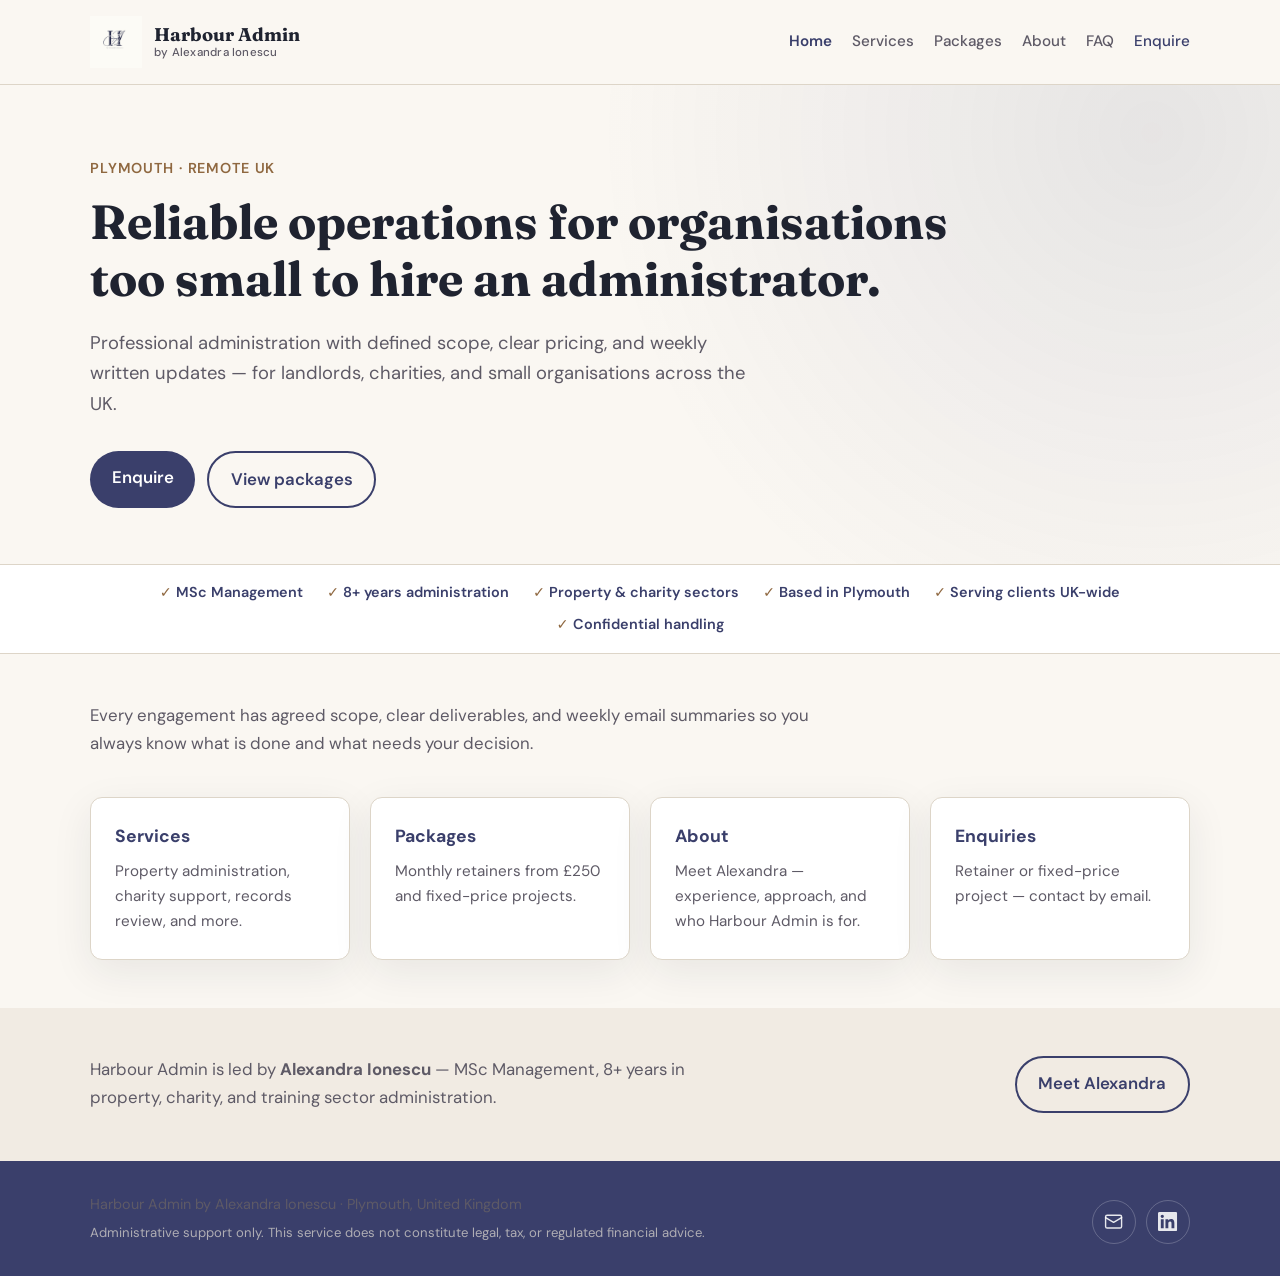
<file: index.html>
<!DOCTYPE html>
<html lang="en-GB">
<head>
  <meta charset="UTF-8">
  <meta name="viewport" content="width=device-width, initial-scale=1.0">
  <meta name="description" content="Harbour Admin — reliable operations for organisations too small to hire an administrator. Defined scope, reporting, and professional administration across the UK.">
  <title>Harbour Admin | Operational Reliability for Small Organisations</title>
  <link rel="icon" href="images/logo.png" type="image/png">
  <link rel="stylesheet" href="styles.css">
  <link rel="preconnect" href="https://fonts.googleapis.com">
  <link rel="preconnect" href="https://fonts.gstatic.com" crossorigin>
  <link href="https://fonts.googleapis.com/css2?family=DM+Sans:ital,opsz,wght@0,9..40,400;0,9..40,500;0,9..40,600;0,9..40,700;1,9..40,400&family=Fraunces:opsz,wght@9..144,600;9..144,700&display=swap" rel="stylesheet">
</head>
<body>
  <svg xmlns="http://www.w3.org/2000/svg" style="display:none" aria-hidden="true">
    <symbol id="icon-email" viewBox="0 0 24 24" fill="none" stroke="currentColor" stroke-width="1.75" stroke-linecap="round" stroke-linejoin="round"><rect x="2" y="4" width="20" height="16" rx="2"/><path d="m2 7 10 6 10-6"/></symbol>
    <symbol id="icon-linkedin" viewBox="0 0 24 24" fill="currentColor"><path d="M20.447 20.452h-3.554v-5.569c0-1.328-.027-3.037-1.852-3.037-1.853 0-2.136 1.445-2.136 2.939v5.667H9.351V9h3.414v1.561h.046c.477-.9 1.637-1.85 3.37-1.85 3.601 0 4.267 2.37 4.267 5.455v6.286zM5.337 7.433a2.062 2.062 0 0 1-2.063-2.065 2.064 2.064 0 1 1 2.063 2.065zm1.782 13.019H3.555V9h3.564v11.452zM22.225 0H1.771C.792 0 0 .774 0 1.729v20.542C0 23.227.792 24 1.771 24h20.451C23.2 24 24 23.227 24 22.271V1.729C24 .774 23.2 0 22.222 0h.003z"/></symbol>
  </svg>
  <header class="site-header">
    <div class="container header-inner">
      <a class="logo logo-brand" href="index.html" aria-label="Harbour Admin by Alexandra Ionescu — Home">
        <img src="images/logo.png" alt="" width="52" height="58">
        <span class="logo-text">
          Harbour Admin
          <span class="logo-tagline">by Alexandra Ionescu</span>
        </span>
      </a>
      <button type="button" class="nav-toggle" aria-expanded="false" aria-controls="site-nav" aria-label="Open menu">
        <span class="nav-toggle-bar"></span>
        <span class="nav-toggle-bar"></span>
        <span class="nav-toggle-bar"></span>
      </button>
      <nav id="site-nav" class="site-nav" aria-label="Main">
        <a href="index.html" aria-current="page">Home</a>
        <a href="services.html">Services</a>
        <a href="packages.html">Packages</a>
        <a href="about.html">About</a>
        <a href="faq.html">FAQ</a>
        <a class="nav-cta" href="contact.html">Enquire</a>
      </nav>
    </div>
  </header>

  <main>
    <section class="hero">
      <div class="container hero-inner">
        <p class="eyebrow">Plymouth · Remote UK</p>
        <h1>Reliable operations for organisations too small to hire an administrator.</h1>
        <p class="lead">
          Professional administration with defined scope, clear pricing, and weekly written
          updates — for landlords, charities, and small organisations across the UK.
        </p>
        <div class="hero-actions">
          <a class="btn btn-primary" href="contact.html">Enquire</a>
          <a class="btn btn-secondary" href="packages.html">View packages</a>
        </div>
      </div>
    </section>

    <section class="trust-strip" aria-label="Credentials">
      <div class="container trust-strip-inner">
        <ul class="trust-list">
          <li>MSc Management</li>
          <li>8+ years administration</li>
          <li>Property &amp; charity sectors</li>
          <li>Based in Plymouth</li>
          <li>Serving clients UK-wide</li>
          <li>Confidential handling</li>
        </ul>
      </div>
    </section>

    <section class="section section-compact">
      <div class="container">
        <p class="section-intro">Every engagement has agreed scope, clear deliverables, and weekly email summaries so you always know what is done and what needs your decision.</p>
        <div class="home-nav-grid">
          <a class="home-nav-card" href="services.html">
            <h3>Services</h3>
            <p>Property administration, charity support, records review, and more.</p>
          </a>
          <a class="home-nav-card" href="packages.html">
            <h3>Packages</h3>
            <p>Monthly retainers from £250 and fixed-price projects.</p>
          </a>
          <a class="home-nav-card" href="about.html">
            <h3>About</h3>
            <p>Meet Alexandra — experience, approach, and who Harbour Admin is for.</p>
          </a>
          <a class="home-nav-card" href="contact.html">
            <h3>Enquiries</h3>
            <p>Retainer or fixed-price project — contact by email.</p>
          </a>
        </div>
      </div>
    </section>

    <section class="section section-alt section-compact about-teaser">
      <div class="container about-teaser-inner">
        <p>Harbour Admin is led by <strong>Alexandra Ionescu</strong> — MSc Management, 8+ years in property, charity, and training sector administration.</p>
        <a class="btn btn-secondary" href="about.html">Meet Alexandra</a>
      </div>
    </section>
  </main>

  <footer class="site-footer site-footer--navy">
    <div class="container footer-inner">
      <div class="footer-text">
        <p>Harbour Admin by Alexandra Ionescu · Plymouth, United Kingdom</p>
        <p class="footer-small">Administrative support only. This service does not constitute legal, tax, or regulated financial advice.</p>
      </div>
      <div class="footer-icons">
        <a class="icon-link icon-link--footer" href="mailto:enquiries@harbouradmin.co.uk" aria-label="Email enquiries@harbouradmin.co.uk">
          <svg class="icon" aria-hidden="true"><use href="#icon-email"/></svg>
        </a>
        <a class="icon-link icon-link--footer" href="https://www.linkedin.com/in/alexandra-e-ionescu" target="_blank" rel="noopener noreferrer" aria-label="LinkedIn profile">
          <svg class="icon" aria-hidden="true"><use href="#icon-linkedin"/></svg>
        </a>
      </div>
    </div>
  </footer>
  <script src="nav.js"></script>
</body>
</html>
</file>
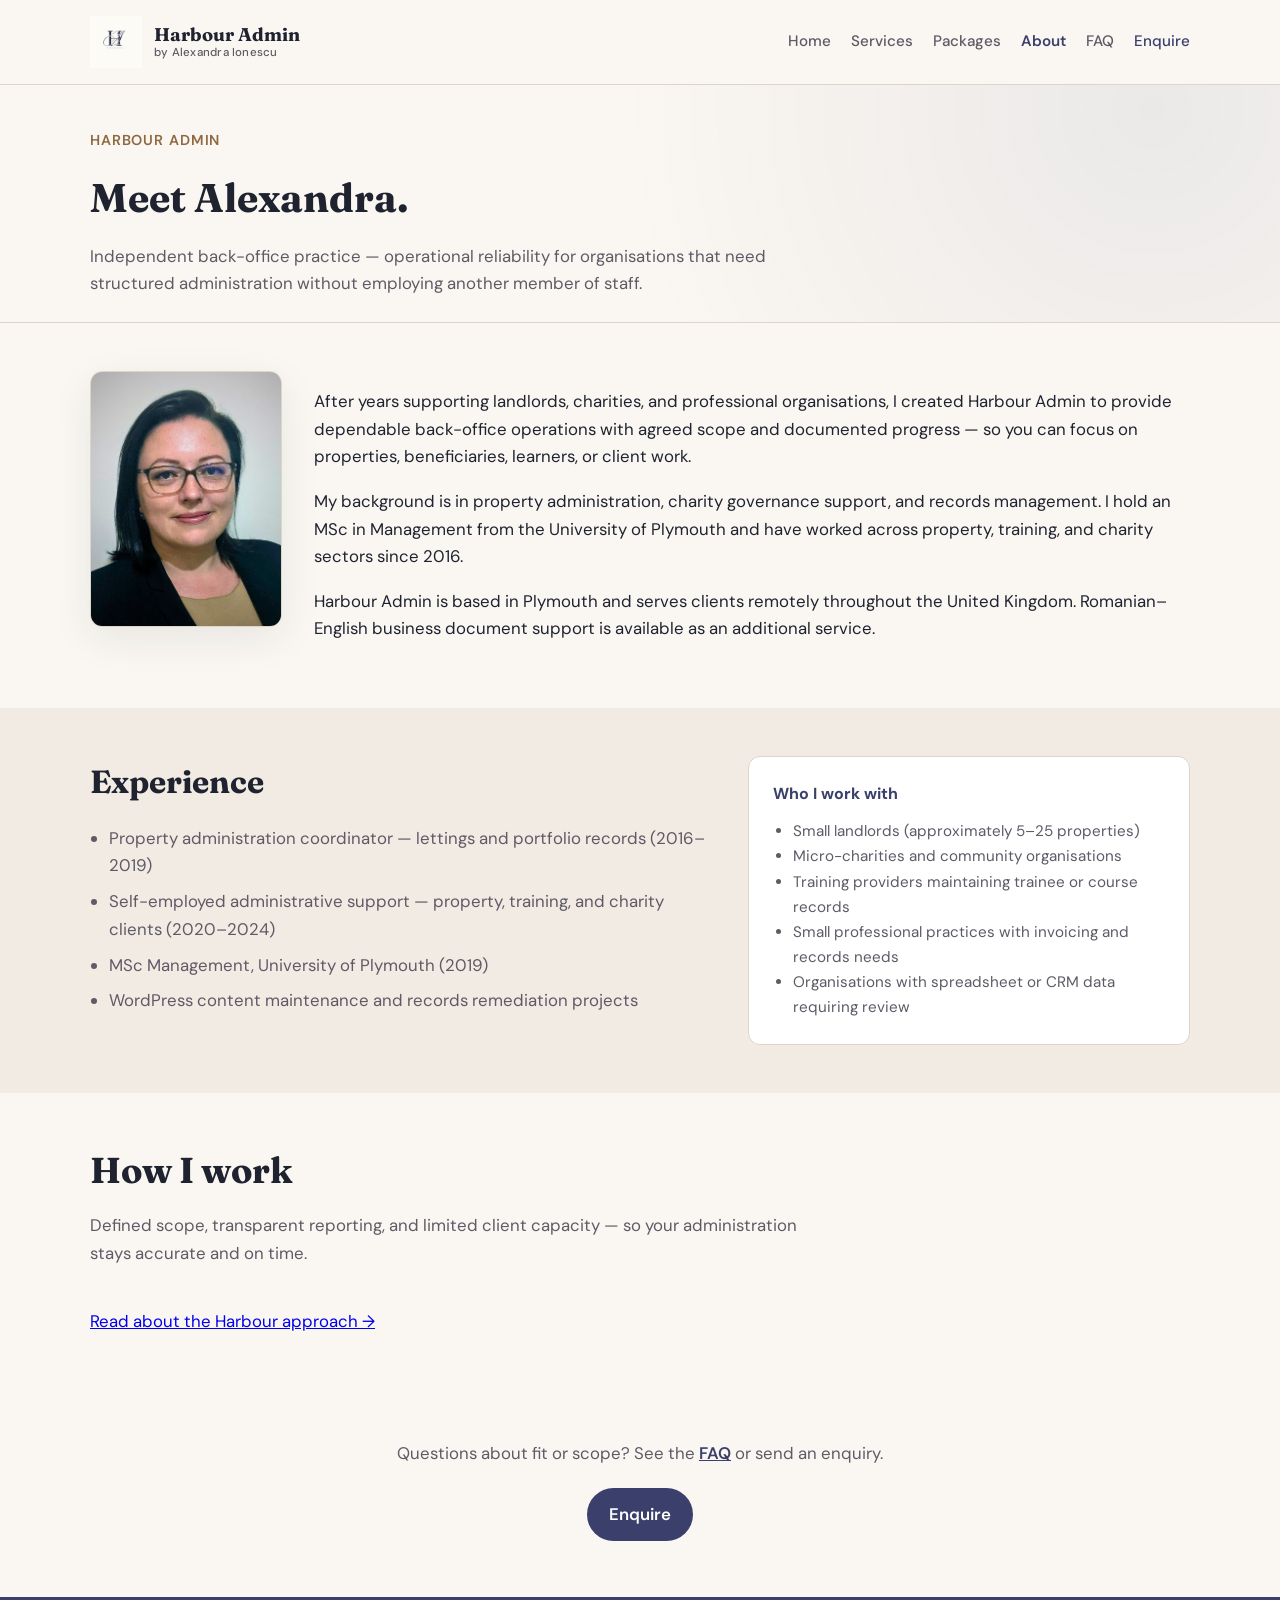
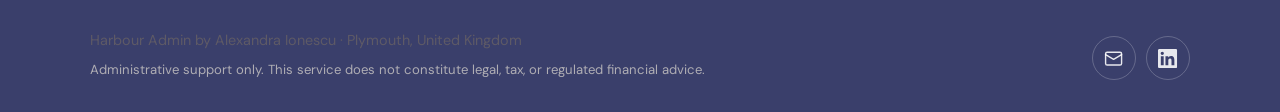
<file: about.html>
<!DOCTYPE html>
<html lang="en-GB">
<head>
  <meta charset="UTF-8">
  <meta name="viewport" content="width=device-width, initial-scale=1.0">
  <meta name="description" content="About Alexandra Ionescu — founder of Harbour Admin. MSc Management, 8+ years property, charity, and training sector administration. Plymouth, serving clients UK-wide.">
  <title>About | Harbour Admin</title>
  <link rel="icon" href="images/logo.png" type="image/png">
  <link rel="stylesheet" href="styles.css">
  <link rel="preconnect" href="https://fonts.googleapis.com">
  <link rel="preconnect" href="https://fonts.gstatic.com" crossorigin>
  <link href="https://fonts.googleapis.com/css2?family=DM+Sans:ital,opsz,wght@0,9..40,400;0,9..40,500;0,9..40,600;0,9..40,700;1,9..40,400&family=Fraunces:opsz,wght@9..144,600;9..144,700&display=swap" rel="stylesheet">
</head>
<body>
  <svg xmlns="http://www.w3.org/2000/svg" style="display:none" aria-hidden="true">
    <symbol id="icon-email" viewBox="0 0 24 24" fill="none" stroke="currentColor" stroke-width="1.75" stroke-linecap="round" stroke-linejoin="round"><rect x="2" y="4" width="20" height="16" rx="2"/><path d="m2 7 10 6 10-6"/></symbol>
    <symbol id="icon-linkedin" viewBox="0 0 24 24" fill="currentColor"><path d="M20.447 20.452h-3.554v-5.569c0-1.328-.027-3.037-1.852-3.037-1.853 0-2.136 1.445-2.136 2.939v5.667H9.351V9h3.414v1.561h.046c.477-.9 1.637-1.85 3.37-1.85 3.601 0 4.267 2.37 4.267 5.455v6.286zM5.337 7.433a2.062 2.062 0 0 1-2.063-2.065 2.064 2.064 0 1 1 2.063 2.065zm1.782 13.019H3.555V9h3.564v11.452zM22.225 0H1.771C.792 0 0 .774 0 1.729v20.542C0 23.227.792 24 1.771 24h20.451C23.2 24 24 23.227 24 22.271V1.729C24 .774 23.2 0 22.222 0h.003z"/></symbol>
  </svg>
  <header class="site-header">
    <div class="container header-inner">
      <a class="logo logo-brand" href="index.html" aria-label="Harbour Admin by Alexandra Ionescu — Home">
        <img src="images/logo.png" alt="" width="52" height="58">
        <span class="logo-text">
          Harbour Admin
          <span class="logo-tagline">by Alexandra Ionescu</span>
        </span>
      </a>
      <button type="button" class="nav-toggle" aria-expanded="false" aria-controls="site-nav" aria-label="Open menu">
        <span class="nav-toggle-bar"></span>
        <span class="nav-toggle-bar"></span>
        <span class="nav-toggle-bar"></span>
      </button>
      <nav id="site-nav" class="site-nav" aria-label="Main">
        <a href="index.html">Home</a>
        <a href="services.html">Services</a>
        <a href="packages.html">Packages</a>
        <a href="about.html" aria-current="page">About</a>
        <a href="faq.html">FAQ</a>
        <a class="nav-cta" href="contact.html">Enquire</a>
      </nav>
    </div>
  </header>

  <main>
    <div class="page-header">
      <div class="container">
        <p class="eyebrow">Harbour Admin</p>
        <h1>Meet Alexandra.</h1>
        <p class="section-intro">Independent back-office practice — operational reliability for organisations that need structured administration without employing another member of staff.</p>
      </div>
    </div>

    <section class="section section-compact">
      <div class="container about-home-grid">
        <div class="about-photo-slot">
          <img src="images/alexandra.jpg" alt="Alexandra Ionescu, founder of Harbour Admin" width="320" height="427">
        </div>
        <div>
          <p>
            After years supporting landlords, charities, and professional organisations,
            I created Harbour Admin to provide dependable back-office operations with agreed
            scope and documented progress — so you can focus on properties, beneficiaries,
            learners, or client work.
          </p>
          <p>
            My background is in property administration, charity governance support, and
            records management. I hold an MSc in Management from the University of Plymouth
            and have worked across property, training, and charity sectors since 2016.
          </p>
          <p>
            Harbour Admin is based in Plymouth and serves clients remotely throughout the
            United Kingdom. Romanian–English business document support is available as an
            additional service.
          </p>
        </div>
      </div>
    </section>

    <section class="section section-alt section-compact">
      <div class="container about-grid">
        <div>
          <h2>Experience</h2>
          <ul class="about-experience">
            <li>Property administration coordinator — lettings and portfolio records (2016–2019)</li>
            <li>Self-employed administrative support — property, training, and charity clients (2020–2024)</li>
            <li>MSc Management, University of Plymouth (2019)</li>
            <li>WordPress content maintenance and records remediation projects</li>
          </ul>
        </div>
        <aside class="about-aside">
          <h3>Who I work with</h3>
          <ul>
            <li>Small landlords (approximately 5–25 properties)</li>
            <li>Micro-charities and community organisations</li>
            <li>Training providers maintaining trainee or course records</li>
            <li>Small professional practices with invoicing and records needs</li>
            <li>Organisations with spreadsheet or CRM data requiring review</li>
          </ul>
        </aside>
      </div>
    </section>

    <section class="section section-compact">
      <div class="container">
        <h2>How I work</h2>
        <p class="section-intro">Defined scope, transparent reporting, and limited client capacity — so your administration stays accurate and on time.</p>
        <p><a href="why-harbour.html">Read about the Harbour approach →</a></p>
      </div>
    </section>

    <section class="page-cta">
      <div class="container">
        <p>Questions about fit or scope? See the <a href="faq.html">FAQ</a> or send an enquiry.</p>
        <a class="btn btn-primary" href="contact.html">Enquire</a>
      </div>
    </section>
  </main>

  <footer class="site-footer site-footer--navy">
    <div class="container footer-inner">
      <div class="footer-text">
        <p>Harbour Admin by Alexandra Ionescu · Plymouth, United Kingdom</p>
        <p class="footer-small">Administrative support only. This service does not constitute legal, tax, or regulated financial advice.</p>
      </div>
      <div class="footer-icons">
        <a class="icon-link icon-link--footer" href="mailto:enquiries@harbouradmin.co.uk" aria-label="Email enquiries@harbouradmin.co.uk">
          <svg class="icon" aria-hidden="true"><use href="#icon-email"/></svg>
        </a>
        <a class="icon-link icon-link--footer" href="https://www.linkedin.com/in/alexandra-e-ionescu" target="_blank" rel="noopener noreferrer" aria-label="LinkedIn profile">
          <svg class="icon" aria-hidden="true"><use href="#icon-linkedin"/></svg>
        </a>
      </div>
    </div>
  </footer>
  <script src="nav.js"></script>
</body>
</html>
</file>
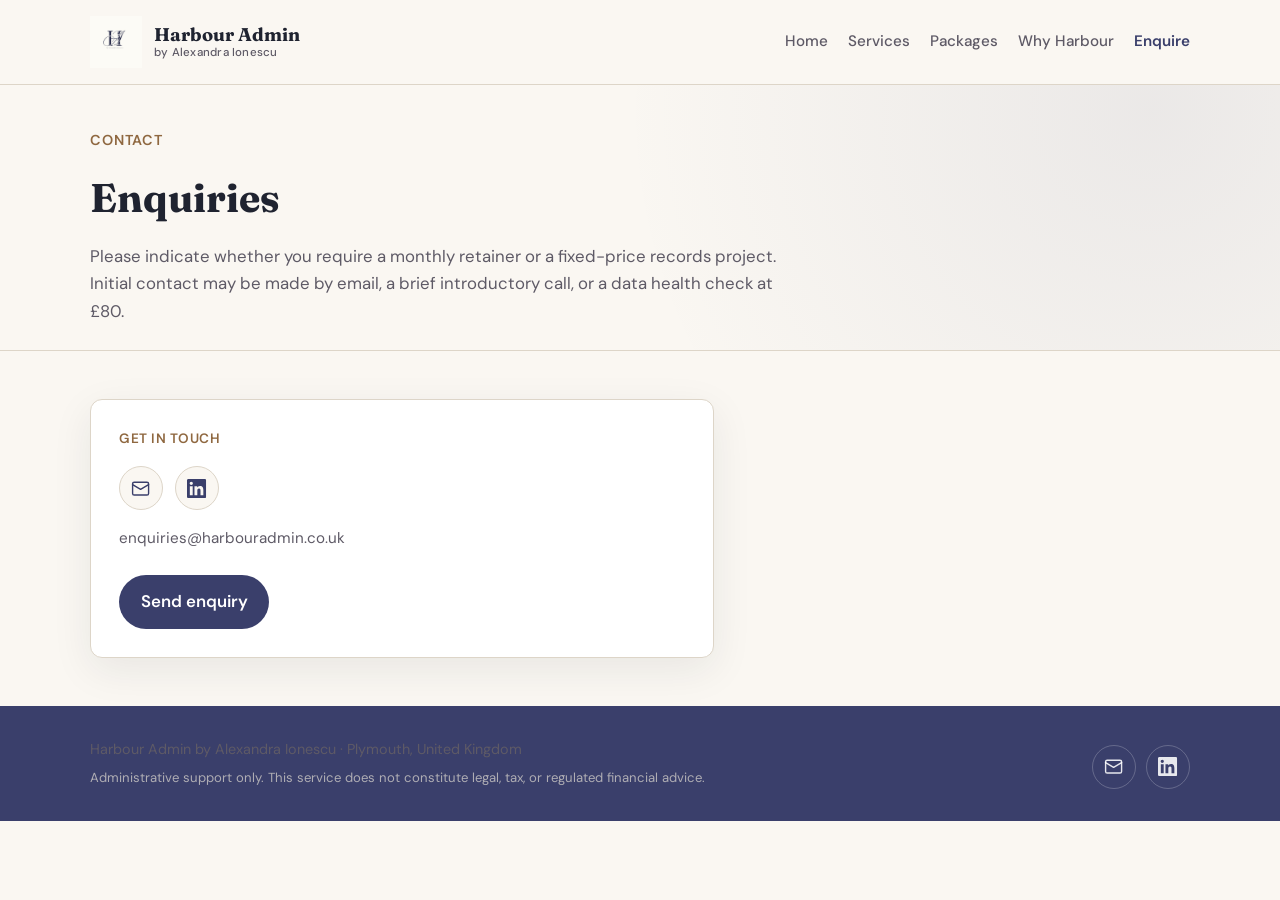
<file: contact.html>
<!DOCTYPE html>
<html lang="en-GB">
<head>
  <meta charset="UTF-8">
  <meta name="viewport" content="width=device-width, initial-scale=1.0">
  <meta name="description" content="Contact Harbour Admin — enquiries for monthly retainers and fixed-price records projects.">
  <title>Enquiries | Harbour Admin</title>
  <link rel="icon" href="images/logo.png" type="image/png">
  <link rel="stylesheet" href="styles.css">
  <link rel="preconnect" href="https://fonts.googleapis.com">
  <link rel="preconnect" href="https://fonts.gstatic.com" crossorigin>
  <link href="https://fonts.googleapis.com/css2?family=DM+Sans:ital,opsz,wght@0,9..40,400;0,9..40,500;0,9..40,600;0,9..40,700;1,9..40,400&family=Fraunces:opsz,wght@9..144,600;9..144,700&display=swap" rel="stylesheet">
</head>
<body>
  <svg xmlns="http://www.w3.org/2000/svg" style="display:none" aria-hidden="true">
    <symbol id="icon-email" viewBox="0 0 24 24" fill="none" stroke="currentColor" stroke-width="1.75" stroke-linecap="round" stroke-linejoin="round"><rect x="2" y="4" width="20" height="16" rx="2"/><path d="m2 7 10 6 10-6"/></symbol>
    <symbol id="icon-linkedin" viewBox="0 0 24 24" fill="currentColor"><path d="M20.447 20.452h-3.554v-5.569c0-1.328-.027-3.037-1.852-3.037-1.853 0-2.136 1.445-2.136 2.939v5.667H9.351V9h3.414v1.561h.046c.477-.9 1.637-1.85 3.37-1.85 3.601 0 4.267 2.37 4.267 5.455v6.286zM5.337 7.433a2.062 2.062 0 0 1-2.063-2.065 2.064 2.064 0 1 1 2.063 2.065zm1.782 13.019H3.555V9h3.564v11.452zM22.225 0H1.771C.792 0 0 .774 0 1.729v20.542C0 23.227.792 24 1.771 24h20.451C23.2 24 24 23.227 24 22.271V1.729C24 .774 23.2 0 22.222 0h.003z"/></symbol>
  </svg>
  <header class="site-header">
    <div class="container header-inner">
      <a class="logo logo-brand" href="index.html" aria-label="Harbour Admin by Alexandra Ionescu — Home">
        <img src="images/logo.png" alt="" width="52" height="58">
        <span class="logo-text">
          Harbour Admin
          <span class="logo-tagline">by Alexandra Ionescu</span>
        </span>
      </a>
      <button type="button" class="nav-toggle" aria-expanded="false" aria-controls="site-nav" aria-label="Open menu">
        <span class="nav-toggle-bar"></span>
        <span class="nav-toggle-bar"></span>
        <span class="nav-toggle-bar"></span>
      </button>
      <nav id="site-nav" class="site-nav" aria-label="Main">
        <a href="index.html">Home</a>
        <a href="services.html">Services</a>
        <a href="packages.html">Packages</a>
        <a href="why-harbour.html">Why Harbour</a>
        <a class="nav-cta" href="contact.html" aria-current="page">Enquire</a>
      </nav>
    </div>
  </header>

  <main>
    <div class="page-header">
      <div class="container">
        <p class="eyebrow">Contact</p>
        <h1>Enquiries</h1>
        <p class="section-intro">
          Please indicate whether you require a monthly retainer or a fixed-price records
          project. Initial contact may be made by email, a brief introductory call, or a
          data health check at £80.
        </p>
      </div>
    </div>

    <section class="section section-compact">
      <div class="container">
        <div class="contact-panel">
          <p class="contact-label">Get in touch</p>
          <div class="icon-links">
            <a class="icon-link" href="mailto:enquiries@harbouradmin.co.uk" aria-label="Email enquiries@harbouradmin.co.uk">
              <svg class="icon" aria-hidden="true"><use href="#icon-email"/></svg>
            </a>
            <a class="icon-link" href="https://www.linkedin.com/in/alexandra-e-ionescu" target="_blank" rel="noopener noreferrer" aria-label="LinkedIn profile">
              <svg class="icon" aria-hidden="true"><use href="#icon-linkedin"/></svg>
            </a>
          </div>
          <p class="contact-email-copy">enquiries@harbouradmin.co.uk</p>
          <a class="btn btn-primary" href="mailto:enquiries@harbouradmin.co.uk?subject=Enquiry%20-%20Harbour%20Admin">Send enquiry</a>
        </div>
      </div>
    </section>
  </main>

  <footer class="site-footer site-footer--navy">
    <div class="container footer-inner">
      <div class="footer-text">
        <p>Harbour Admin by Alexandra Ionescu · Plymouth, United Kingdom</p>
        <p class="footer-small">Administrative support only. This service does not constitute legal, tax, or regulated financial advice.</p>
      </div>
      <div class="footer-icons">
        <a class="icon-link icon-link--footer" href="mailto:enquiries@harbouradmin.co.uk" aria-label="Email enquiries@harbouradmin.co.uk">
          <svg class="icon" aria-hidden="true"><use href="#icon-email"/></svg>
        </a>
        <a class="icon-link icon-link--footer" href="https://www.linkedin.com/in/alexandra-e-ionescu" target="_blank" rel="noopener noreferrer" aria-label="LinkedIn profile">
          <svg class="icon" aria-hidden="true"><use href="#icon-linkedin"/></svg>
        </a>
      </div>
    </div>
  </footer>
  <script src="nav.js"></script>
</body>
</html>
</file>
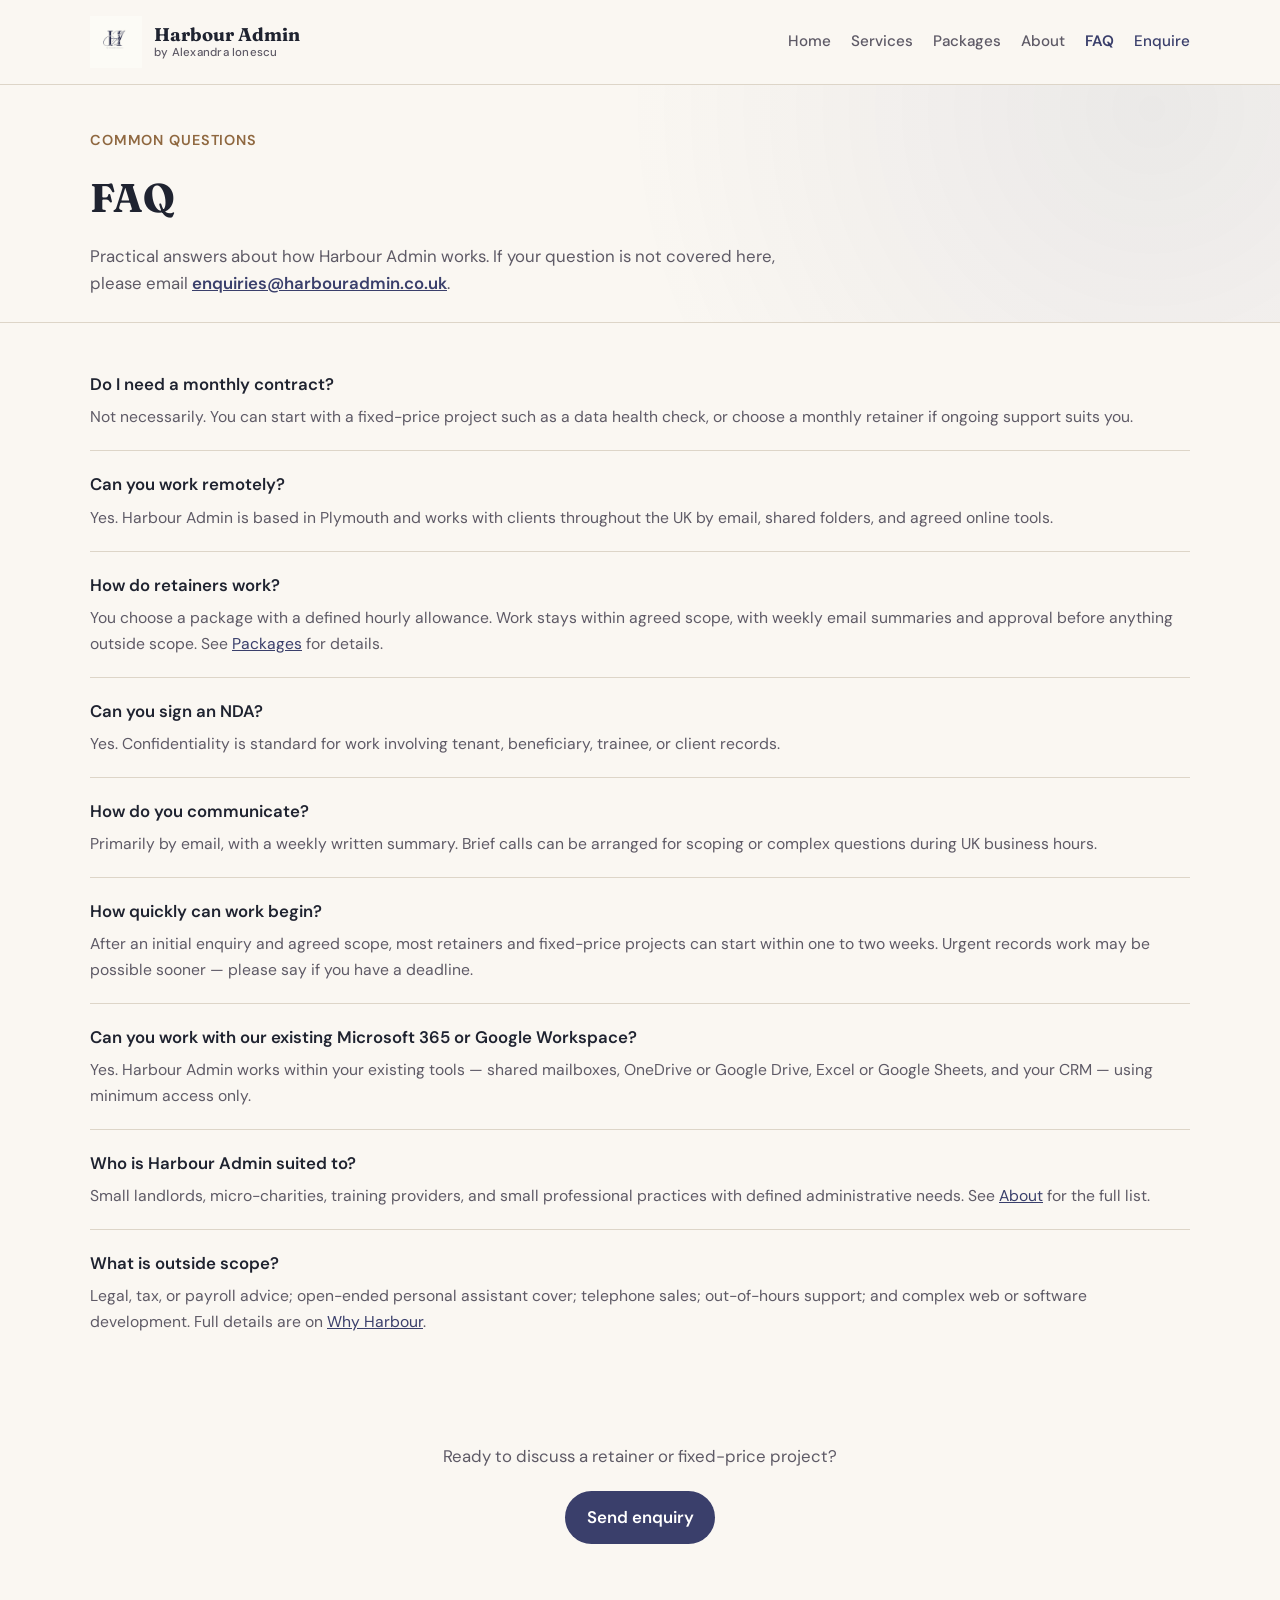
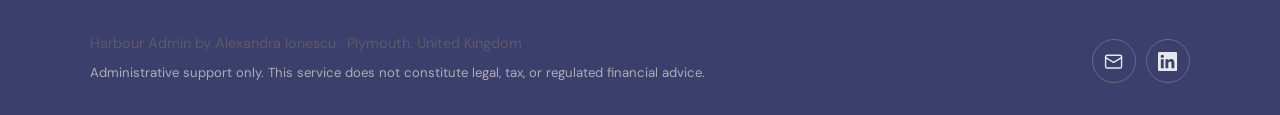
<file: faq.html>
<!DOCTYPE html>
<html lang="en-GB">
<head>
  <meta charset="UTF-8">
  <meta name="viewport" content="width=device-width, initial-scale=1.0">
  <meta name="description" content="Harbour Admin FAQ — contracts, remote work, retainers, confidentiality, and what is included in back-office support.">
  <title>FAQ | Harbour Admin</title>
  <link rel="icon" href="images/logo.png" type="image/png">
  <link rel="stylesheet" href="styles.css">
  <link rel="preconnect" href="https://fonts.googleapis.com">
  <link rel="preconnect" href="https://fonts.gstatic.com" crossorigin>
  <link href="https://fonts.googleapis.com/css2?family=DM+Sans:ital,opsz,wght@0,9..40,400;0,9..40,500;0,9..40,600;0,9..40,700;1,9..40,400&family=Fraunces:opsz,wght@9..144,600;9..144,700&display=swap" rel="stylesheet">
</head>
<body>
  <svg xmlns="http://www.w3.org/2000/svg" style="display:none" aria-hidden="true">
    <symbol id="icon-email" viewBox="0 0 24 24" fill="none" stroke="currentColor" stroke-width="1.75" stroke-linecap="round" stroke-linejoin="round"><rect x="2" y="4" width="20" height="16" rx="2"/><path d="m2 7 10 6 10-6"/></symbol>
    <symbol id="icon-linkedin" viewBox="0 0 24 24" fill="currentColor"><path d="M20.447 20.452h-3.554v-5.569c0-1.328-.027-3.037-1.852-3.037-1.853 0-2.136 1.445-2.136 2.939v5.667H9.351V9h3.414v1.561h.046c.477-.9 1.637-1.85 3.37-1.85 3.601 0 4.267 2.37 4.267 5.455v6.286zM5.337 7.433a2.062 2.062 0 0 1-2.063-2.065 2.064 2.064 0 1 1 2.063 2.065zm1.782 13.019H3.555V9h3.564v11.452zM22.225 0H1.771C.792 0 0 .774 0 1.729v20.542C0 23.227.792 24 1.771 24h20.451C23.2 24 24 23.227 24 22.271V1.729C24 .774 23.2 0 22.222 0h.003z"/></symbol>
  </svg>
  <header class="site-header">
    <div class="container header-inner">
      <a class="logo logo-brand" href="index.html" aria-label="Harbour Admin by Alexandra Ionescu — Home">
        <img src="images/logo.png" alt="" width="52" height="58">
        <span class="logo-text">
          Harbour Admin
          <span class="logo-tagline">by Alexandra Ionescu</span>
        </span>
      </a>
      <button type="button" class="nav-toggle" aria-expanded="false" aria-controls="site-nav" aria-label="Open menu">
        <span class="nav-toggle-bar"></span>
        <span class="nav-toggle-bar"></span>
        <span class="nav-toggle-bar"></span>
      </button>
      <nav id="site-nav" class="site-nav" aria-label="Main">
        <a href="index.html">Home</a>
        <a href="services.html">Services</a>
        <a href="packages.html">Packages</a>
        <a href="about.html">About</a>
        <a href="faq.html" aria-current="page">FAQ</a>
        <a class="nav-cta" href="contact.html">Enquire</a>
      </nav>
    </div>
  </header>

  <main>
    <div class="page-header">
      <div class="container">
        <p class="eyebrow">Common questions</p>
        <h1>FAQ</h1>
        <p class="section-intro">Practical answers about how Harbour Admin works. If your question is not covered here, please email <a href="mailto:enquiries@harbouradmin.co.uk">enquiries@harbouradmin.co.uk</a>.</p>
      </div>
    </div>

    <section class="section section-compact">
      <div class="container faq-page">
        <dl class="faq-list">
          <div>
            <dt>Do I need a monthly contract?</dt>
            <dd>Not necessarily. You can start with a fixed-price project such as a data health check, or choose a monthly retainer if ongoing support suits you.</dd>
          </div>
          <div>
            <dt>Can you work remotely?</dt>
            <dd>Yes. Harbour Admin is based in Plymouth and works with clients throughout the UK by email, shared folders, and agreed online tools.</dd>
          </div>
          <div>
            <dt>How do retainers work?</dt>
            <dd>You choose a package with a defined hourly allowance. Work stays within agreed scope, with weekly email summaries and approval before anything outside scope. See <a href="packages.html">Packages</a> for details.</dd>
          </div>
          <div>
            <dt>Can you sign an NDA?</dt>
            <dd>Yes. Confidentiality is standard for work involving tenant, beneficiary, trainee, or client records.</dd>
          </div>
          <div>
            <dt>How do you communicate?</dt>
            <dd>Primarily by email, with a weekly written summary. Brief calls can be arranged for scoping or complex questions during UK business hours.</dd>
          </div>
          <div>
            <dt>How quickly can work begin?</dt>
            <dd>After an initial enquiry and agreed scope, most retainers and fixed-price projects can start within one to two weeks. Urgent records work may be possible sooner — please say if you have a deadline.</dd>
          </div>
          <div>
            <dt>Can you work with our existing Microsoft 365 or Google Workspace?</dt>
            <dd>Yes. Harbour Admin works within your existing tools — shared mailboxes, OneDrive or Google Drive, Excel or Google Sheets, and your CRM — using minimum access only.</dd>
          </div>
          <div>
            <dt>Who is Harbour Admin suited to?</dt>
            <dd>Small landlords, micro-charities, training providers, and small professional practices with defined administrative needs. See <a href="about.html">About</a> for the full list.</dd>
          </div>
          <div>
            <dt>What is outside scope?</dt>
            <dd>Legal, tax, or payroll advice; open-ended personal assistant cover; telephone sales; out-of-hours support; and complex web or software development. Full details are on <a href="why-harbour.html">Why Harbour</a>.</dd>
          </div>
        </dl>
      </div>
    </section>

    <section class="page-cta">
      <div class="container">
        <p>Ready to discuss a retainer or fixed-price project?</p>
        <a class="btn btn-primary" href="contact.html">Send enquiry</a>
      </div>
    </section>
  </main>

  <footer class="site-footer site-footer--navy">
    <div class="container footer-inner">
      <div class="footer-text">
        <p>Harbour Admin by Alexandra Ionescu · Plymouth, United Kingdom</p>
        <p class="footer-small">Administrative support only. This service does not constitute legal, tax, or regulated financial advice.</p>
      </div>
      <div class="footer-icons">
        <a class="icon-link icon-link--footer" href="mailto:enquiries@harbouradmin.co.uk" aria-label="Email enquiries@harbouradmin.co.uk">
          <svg class="icon" aria-hidden="true"><use href="#icon-email"/></svg>
        </a>
        <a class="icon-link icon-link--footer" href="https://www.linkedin.com/in/alexandra-e-ionescu" target="_blank" rel="noopener noreferrer" aria-label="LinkedIn profile">
          <svg class="icon" aria-hidden="true"><use href="#icon-linkedin"/></svg>
        </a>
      </div>
    </div>
  </footer>
  <script src="nav.js"></script>
</body>
</html>
</file>
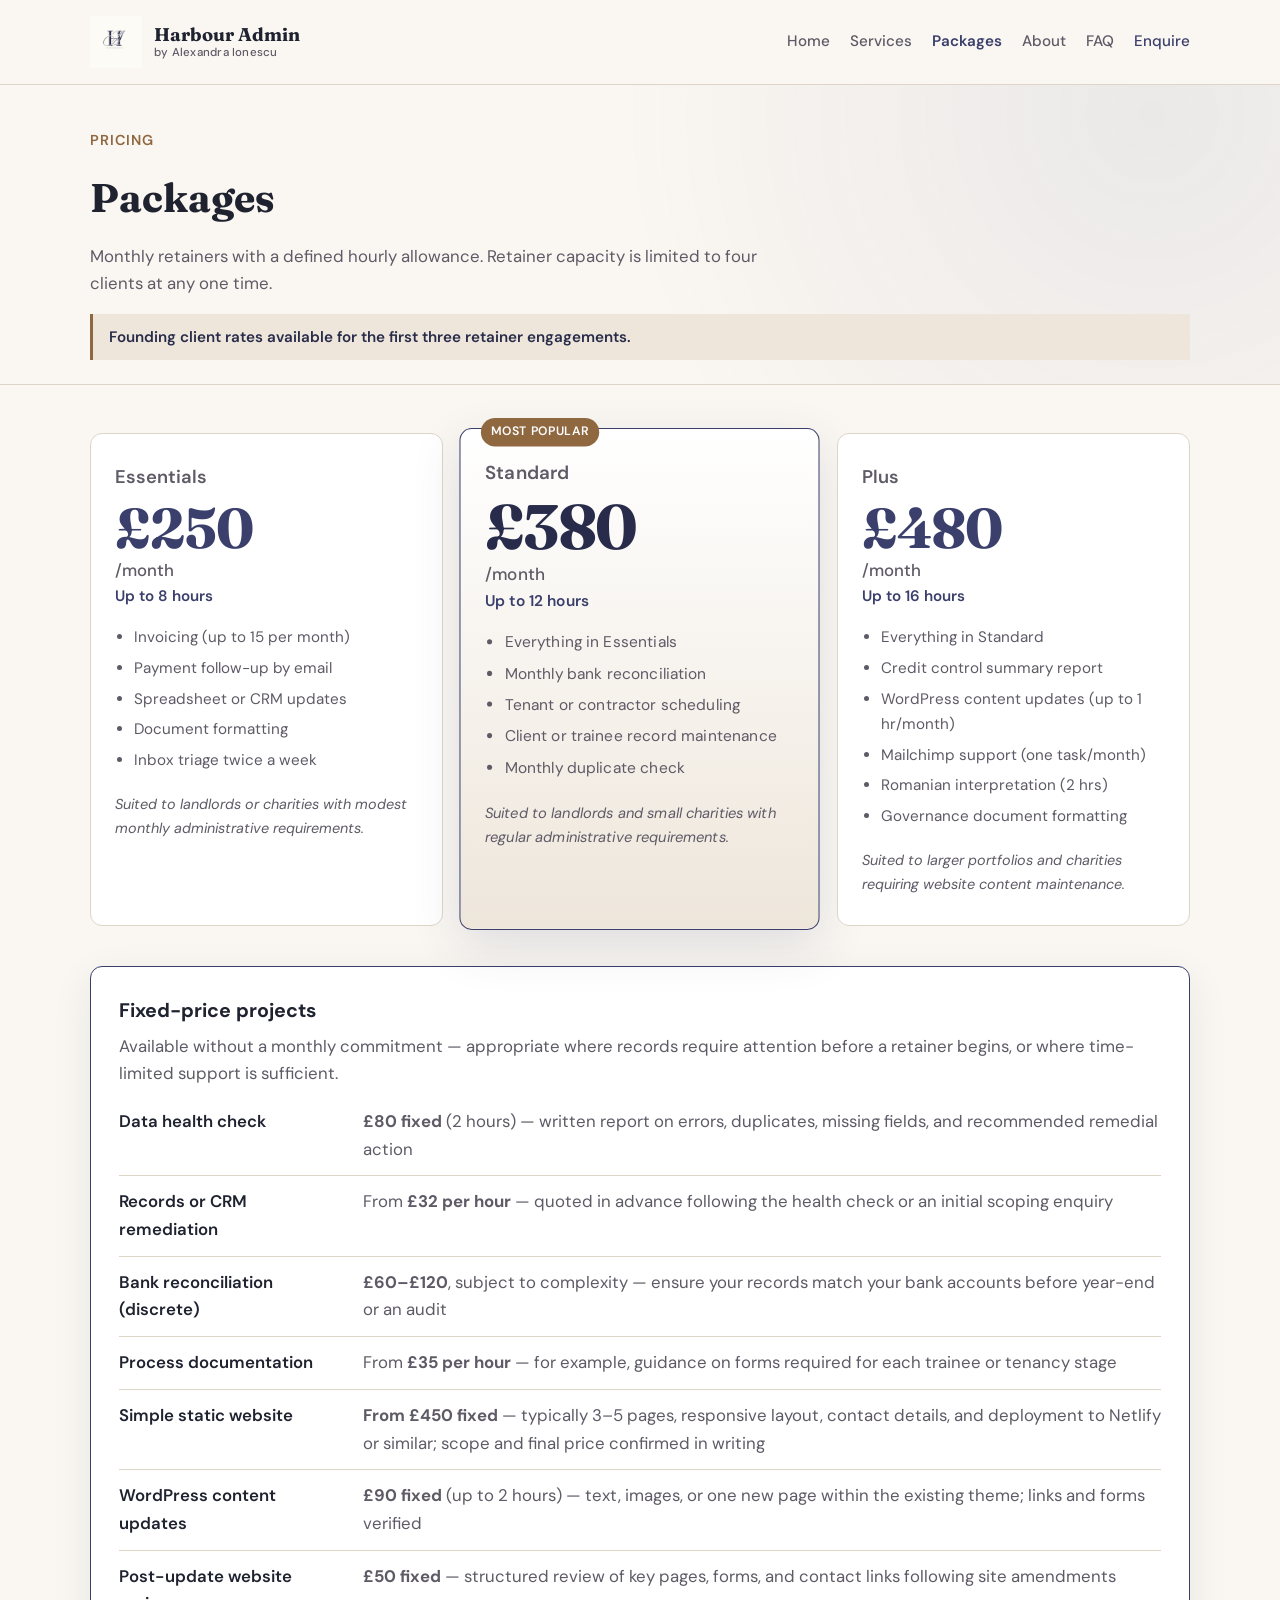
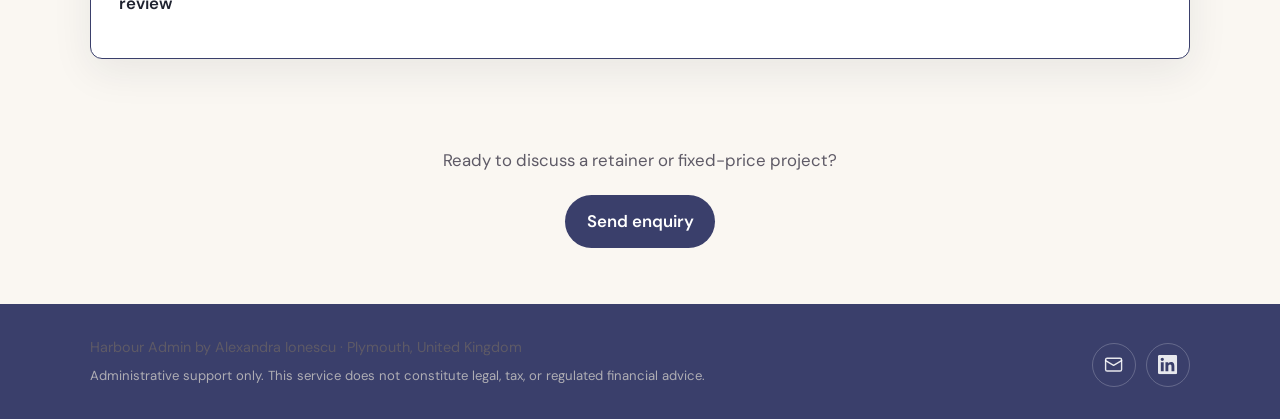
<file: packages.html>
<!DOCTYPE html>
<html lang="en-GB">
<head>
  <meta charset="UTF-8">
  <meta name="viewport" content="width=device-width, initial-scale=1.0">
  <meta name="description" content="Harbour Admin packages — monthly retainers from £250 and fixed-price projects including static websites from £450.">
  <title>Packages | Harbour Admin</title>
  <link rel="icon" href="images/logo.png" type="image/png">
  <link rel="stylesheet" href="styles.css">
  <link rel="preconnect" href="https://fonts.googleapis.com">
  <link rel="preconnect" href="https://fonts.gstatic.com" crossorigin>
  <link href="https://fonts.googleapis.com/css2?family=DM+Sans:ital,opsz,wght@0,9..40,400;0,9..40,500;0,9..40,600;0,9..40,700;1,9..40,400&family=Fraunces:opsz,wght@9..144,600;9..144,700&display=swap" rel="stylesheet">
</head>
<body>
  <svg xmlns="http://www.w3.org/2000/svg" style="display:none" aria-hidden="true">
    <symbol id="icon-email" viewBox="0 0 24 24" fill="none" stroke="currentColor" stroke-width="1.75" stroke-linecap="round" stroke-linejoin="round"><rect x="2" y="4" width="20" height="16" rx="2"/><path d="m2 7 10 6 10-6"/></symbol>
    <symbol id="icon-linkedin" viewBox="0 0 24 24" fill="currentColor"><path d="M20.447 20.452h-3.554v-5.569c0-1.328-.027-3.037-1.852-3.037-1.853 0-2.136 1.445-2.136 2.939v5.667H9.351V9h3.414v1.561h.046c.477-.9 1.637-1.85 3.37-1.85 3.601 0 4.267 2.37 4.267 5.455v6.286zM5.337 7.433a2.062 2.062 0 0 1-2.063-2.065 2.064 2.064 0 1 1 2.063 2.065zm1.782 13.019H3.555V9h3.564v11.452zM22.225 0H1.771C.792 0 0 .774 0 1.729v20.542C0 23.227.792 24 1.771 24h20.451C23.2 24 24 23.227 24 22.271V1.729C24 .774 23.2 0 22.222 0h.003z"/></symbol>
  </svg>
  <header class="site-header">
    <div class="container header-inner">
      <a class="logo logo-brand" href="index.html" aria-label="Harbour Admin by Alexandra Ionescu — Home">
        <img src="images/logo.png" alt="" width="52" height="58">
        <span class="logo-text">
          Harbour Admin
          <span class="logo-tagline">by Alexandra Ionescu</span>
        </span>
      </a>
      <button type="button" class="nav-toggle" aria-expanded="false" aria-controls="site-nav" aria-label="Open menu">
        <span class="nav-toggle-bar"></span>
        <span class="nav-toggle-bar"></span>
        <span class="nav-toggle-bar"></span>
      </button>
      <nav id="site-nav" class="site-nav" aria-label="Main">
        <a href="index.html">Home</a>
        <a href="services.html">Services</a>
        <a href="packages.html" aria-current="page">Packages</a>
        <a href="about.html">About</a>
        <a href="faq.html">FAQ</a>
        <a class="nav-cta" href="contact.html">Enquire</a>
      </nav>
    </div>
  </header>

  <main>
    <div class="page-header">
      <div class="container">
        <p class="eyebrow">Pricing</p>
        <h1>Packages</h1>
        <p class="section-intro">Monthly retainers with a defined hourly allowance. Retainer capacity is limited to four clients at any one time.</p>
        <p class="founding-note">Founding client rates available for the first three retainer engagements.</p>
      </div>
    </div>

    <section class="section section-compact">
      <div class="container">
        <div class="pricing-grid">
          <article class="price-card">
            <h3>Essentials</h3>
            <p class="price">£250<span>/month</span></p>
            <p class="hours">Up to 8 hours</p>
            <ul>
              <li>Invoicing (up to 15 per month)</li>
              <li>Payment follow-up by email</li>
              <li>Spreadsheet or CRM updates</li>
              <li>Document formatting</li>
              <li>Inbox triage twice a week</li>
            </ul>
            <p class="price-note">Suited to landlords or charities with modest monthly administrative requirements.</p>
          </article>
          <article class="price-card featured">
            <p class="badge">Most popular</p>
            <h3>Standard</h3>
            <p class="price">£380<span>/month</span></p>
            <p class="hours">Up to 12 hours</p>
            <ul>
              <li>Everything in Essentials</li>
              <li>Monthly bank reconciliation</li>
              <li>Tenant or contractor scheduling</li>
              <li>Client or trainee record maintenance</li>
              <li>Monthly duplicate check</li>
            </ul>
            <p class="price-note">Suited to landlords and small charities with regular administrative requirements.</p>
          </article>
          <article class="price-card">
            <h3>Plus</h3>
            <p class="price">£480<span>/month</span></p>
            <p class="hours">Up to 16 hours</p>
            <ul>
              <li>Everything in Standard</li>
              <li>Credit control summary report</li>
              <li>WordPress content updates (up to 1 hr/month)</li>
              <li>Mailchimp support (one task/month)</li>
              <li>Romanian interpretation (2 hrs)</li>
              <li>Governance document formatting</li>
            </ul>
            <p class="price-note">Suited to larger portfolios and charities requiring website content maintenance.</p>
          </article>
        </div>

        <div class="one-off one-off-featured">
          <h3>Fixed-price projects</h3>
          <p>Available without a monthly commitment — appropriate where records require attention before a retainer begins, or where time-limited support is sufficient.</p>
          <dl class="one-off-list">
            <div>
              <dt>Data health check</dt>
              <dd><strong>£80 fixed</strong> (2 hours) — written report on errors, duplicates, missing fields, and recommended remedial action</dd>
            </div>
            <div>
              <dt>Records or CRM remediation</dt>
              <dd>From <strong>£32 per hour</strong> — quoted in advance following the health check or an initial scoping enquiry</dd>
            </div>
            <div>
              <dt>Bank reconciliation (discrete)</dt>
              <dd><strong>£60–£120</strong>, subject to complexity — ensure your records match your bank accounts before year-end or an audit</dd>
            </div>
            <div>
              <dt>Process documentation</dt>
              <dd>From <strong>£35 per hour</strong> — for example, guidance on forms required for each trainee or tenancy stage</dd>
            </div>
            <div>
              <dt>Simple static website</dt>
              <dd><strong>From £450 fixed</strong> — typically 3–5 pages, responsive layout, contact details, and deployment to Netlify or similar; scope and final price confirmed in writing</dd>
            </div>
            <div>
              <dt>WordPress content updates</dt>
              <dd><strong>£90 fixed</strong> (up to 2 hours) — text, images, or one new page within the existing theme; links and forms verified</dd>
            </div>
            <div>
              <dt>Post-update website review</dt>
              <dd><strong>£50 fixed</strong> — structured review of key pages, forms, and contact links following site amendments</dd>
            </div>
          </dl>
        </div>
      </div>
    </section>

    <section class="page-cta">
      <div class="container">
        <p>Ready to discuss a retainer or fixed-price project?</p>
        <a class="btn btn-primary" href="contact.html">Send enquiry</a>
      </div>
    </section>
  </main>

  <footer class="site-footer site-footer--navy">
    <div class="container footer-inner">
      <div class="footer-text">
        <p>Harbour Admin by Alexandra Ionescu · Plymouth, United Kingdom</p>
        <p class="footer-small">Administrative support only. This service does not constitute legal, tax, or regulated financial advice.</p>
      </div>
      <div class="footer-icons">
        <a class="icon-link icon-link--footer" href="mailto:enquiries@harbouradmin.co.uk" aria-label="Email enquiries@harbouradmin.co.uk">
          <svg class="icon" aria-hidden="true"><use href="#icon-email"/></svg>
        </a>
        <a class="icon-link icon-link--footer" href="https://www.linkedin.com/in/alexandra-e-ionescu" target="_blank" rel="noopener noreferrer" aria-label="LinkedIn profile">
          <svg class="icon" aria-hidden="true"><use href="#icon-linkedin"/></svg>
        </a>
      </div>
    </div>
  </footer>
  <script src="nav.js"></script>
</body>
</html>
</file>
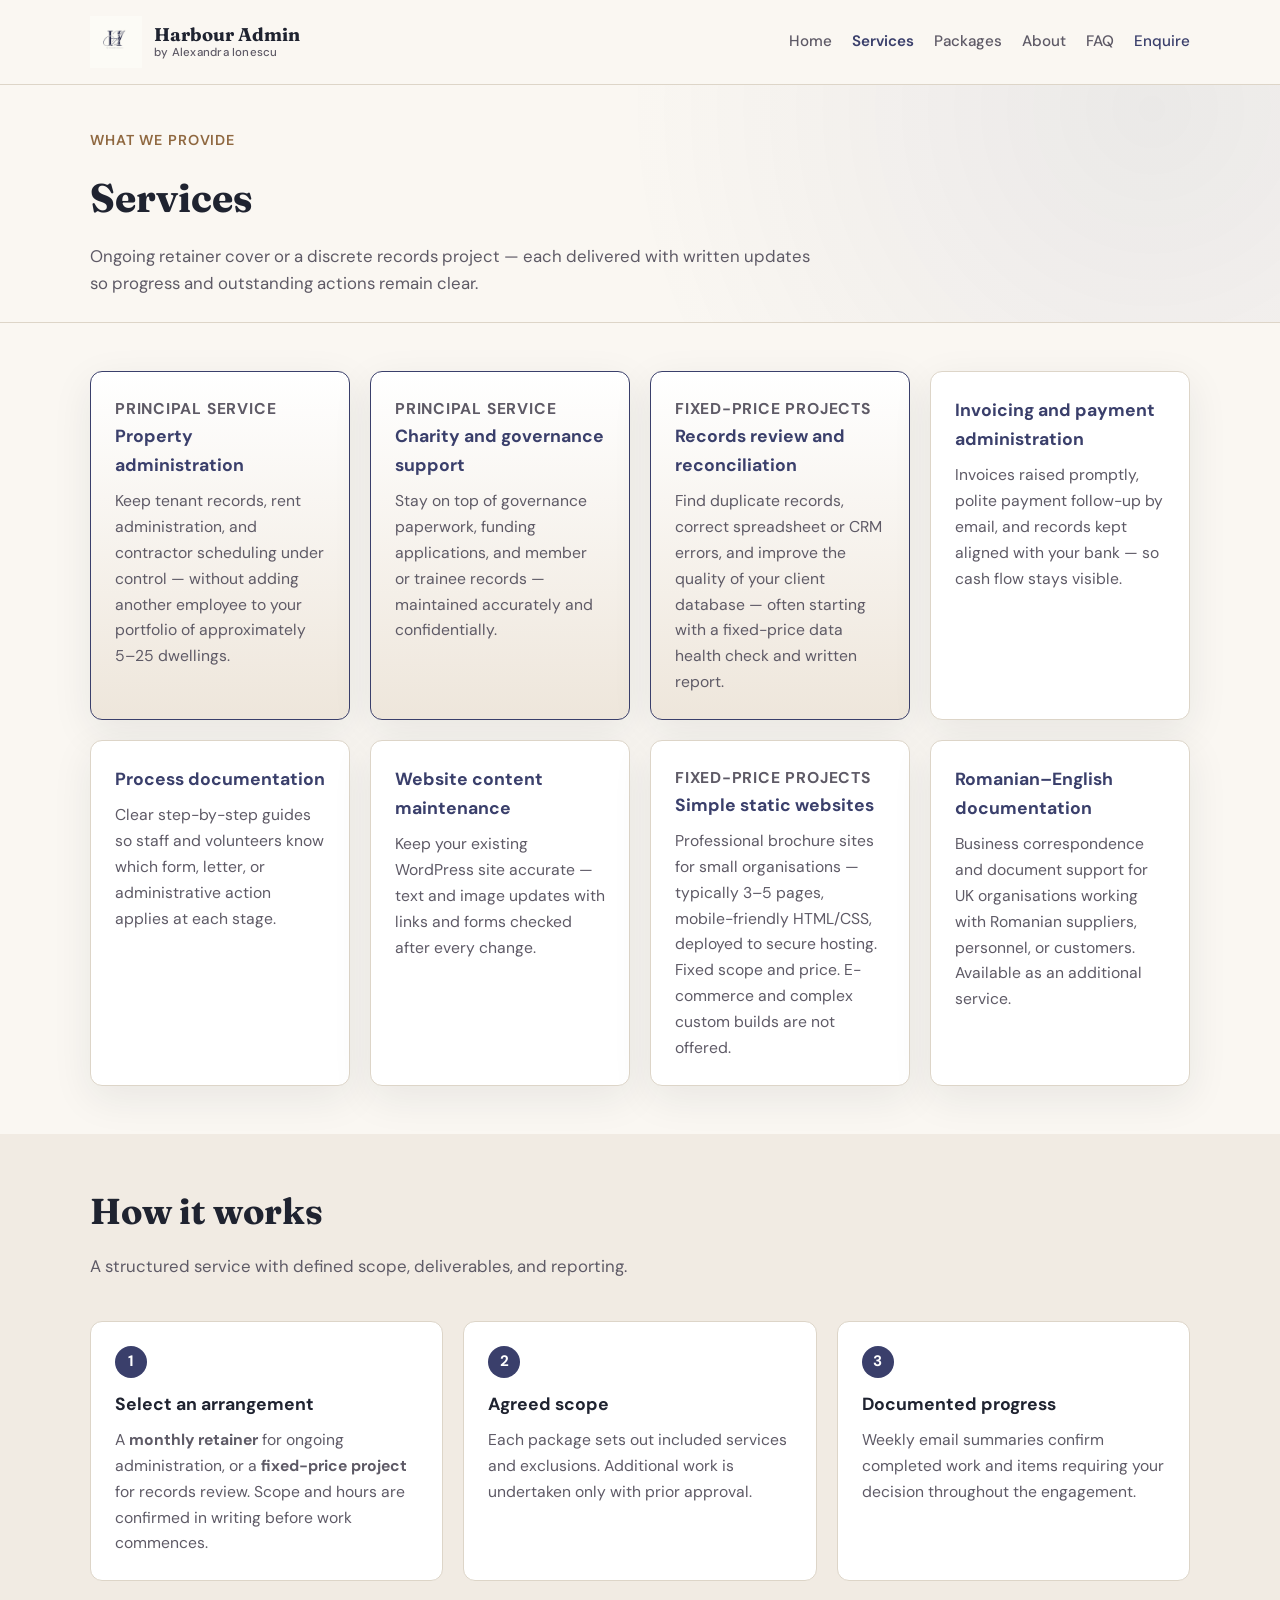
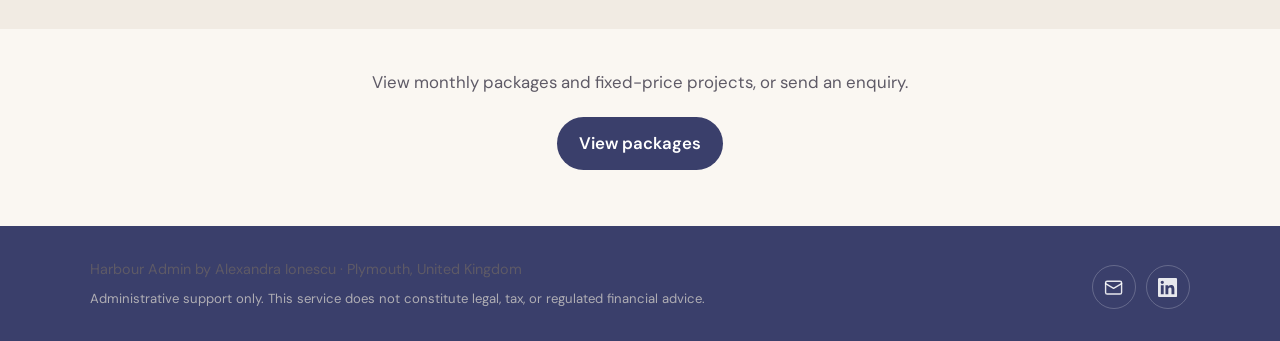
<file: services.html>
<!DOCTYPE html>
<html lang="en-GB">
<head>
  <meta charset="UTF-8">
  <meta name="viewport" content="width=device-width, initial-scale=1.0">
  <meta name="description" content="Harbour Admin services — property administration, charity support, records review, website updates, simple static websites, and fixed-price projects.">
  <title>Services | Harbour Admin</title>
  <link rel="icon" href="images/logo.png" type="image/png">
  <link rel="stylesheet" href="styles.css">
  <link rel="preconnect" href="https://fonts.googleapis.com">
  <link rel="preconnect" href="https://fonts.gstatic.com" crossorigin>
  <link href="https://fonts.googleapis.com/css2?family=DM+Sans:ital,opsz,wght@0,9..40,400;0,9..40,500;0,9..40,600;0,9..40,700;1,9..40,400&family=Fraunces:opsz,wght@9..144,600;9..144,700&display=swap" rel="stylesheet">
</head>
<body>
  <svg xmlns="http://www.w3.org/2000/svg" style="display:none" aria-hidden="true">
    <symbol id="icon-email" viewBox="0 0 24 24" fill="none" stroke="currentColor" stroke-width="1.75" stroke-linecap="round" stroke-linejoin="round"><rect x="2" y="4" width="20" height="16" rx="2"/><path d="m2 7 10 6 10-6"/></symbol>
    <symbol id="icon-linkedin" viewBox="0 0 24 24" fill="currentColor"><path d="M20.447 20.452h-3.554v-5.569c0-1.328-.027-3.037-1.852-3.037-1.853 0-2.136 1.445-2.136 2.939v5.667H9.351V9h3.414v1.561h.046c.477-.9 1.637-1.85 3.37-1.85 3.601 0 4.267 2.37 4.267 5.455v6.286zM5.337 7.433a2.062 2.062 0 0 1-2.063-2.065 2.064 2.064 0 1 1 2.063 2.065zm1.782 13.019H3.555V9h3.564v11.452zM22.225 0H1.771C.792 0 0 .774 0 1.729v20.542C0 23.227.792 24 1.771 24h20.451C23.2 24 24 23.227 24 22.271V1.729C24 .774 23.2 0 22.222 0h.003z"/></symbol>
  </svg>
  <header class="site-header">
    <div class="container header-inner">
      <a class="logo logo-brand" href="index.html" aria-label="Harbour Admin by Alexandra Ionescu — Home">
        <img src="images/logo.png" alt="" width="52" height="58">
        <span class="logo-text">
          Harbour Admin
          <span class="logo-tagline">by Alexandra Ionescu</span>
        </span>
      </a>
      <button type="button" class="nav-toggle" aria-expanded="false" aria-controls="site-nav" aria-label="Open menu">
        <span class="nav-toggle-bar"></span>
        <span class="nav-toggle-bar"></span>
        <span class="nav-toggle-bar"></span>
      </button>
      <nav id="site-nav" class="site-nav" aria-label="Main">
        <a href="index.html">Home</a>
        <a href="services.html" aria-current="page">Services</a>
        <a href="packages.html">Packages</a>
        <a href="about.html">About</a>
        <a href="faq.html">FAQ</a>
        <a class="nav-cta" href="contact.html">Enquire</a>
      </nav>
    </div>
  </header>

  <main>
    <div class="page-header">
      <div class="container">
        <p class="eyebrow">What we provide</p>
        <h1>Services</h1>
        <p class="section-intro">Ongoing retainer cover or a discrete records project — each delivered with written updates so progress and outstanding actions remain clear.</p>
      </div>
    </div>

    <section class="section section-compact">
      <div class="container">
        <div class="card-grid">
          <article class="card card-primary">
            <p class="card-label">Principal service</p>
            <h3>Property administration</h3>
            <p>Keep tenant records, rent administration, and contractor scheduling under control — without adding another employee to your portfolio of approximately 5–25 dwellings.</p>
          </article>
          <article class="card card-primary">
            <p class="card-label">Principal service</p>
            <h3>Charity and governance support</h3>
            <p>Stay on top of governance paperwork, funding applications, and member or trainee records — maintained accurately and confidentially.</p>
          </article>
          <article class="card card-primary">
            <p class="card-label">Fixed-price projects</p>
            <h3>Records review and reconciliation</h3>
            <p>Find duplicate records, correct spreadsheet or CRM errors, and improve the quality of your client database — often starting with a fixed-price data health check and written report.</p>
          </article>
          <article class="card">
            <h3>Invoicing and payment administration</h3>
            <p>Invoices raised promptly, polite payment follow-up by email, and records kept aligned with your bank — so cash flow stays visible.</p>
          </article>
          <article class="card">
            <h3>Process documentation</h3>
            <p>Clear step-by-step guides so staff and volunteers know which form, letter, or administrative action applies at each stage.</p>
          </article>
          <article class="card">
            <h3>Website content maintenance</h3>
            <p>Keep your existing WordPress site accurate — text and image updates with links and forms checked after every change.</p>
          </article>
          <article class="card">
            <p class="card-label">Fixed-price projects</p>
            <h3>Simple static websites</h3>
            <p>Professional brochure sites for small organisations — typically 3–5 pages, mobile-friendly HTML/CSS, deployed to secure hosting. Fixed scope and price. E-commerce and complex custom builds are not offered.</p>
          </article>
          <article class="card">
            <h3>Romanian–English documentation</h3>
            <p>Business correspondence and document support for UK organisations working with Romanian suppliers, personnel, or customers. Available as an additional service.</p>
          </article>
        </div>
      </div>
    </section>

    <section class="section section-alt section-compact">
      <div class="container">
        <h2>How it works</h2>
        <p class="section-intro">A structured service with defined scope, deliverables, and reporting.</p>
        <div class="steps-grid">
          <article class="step-card">
            <span class="step-num">1</span>
            <h3>Select an arrangement</h3>
            <p>A <strong>monthly retainer</strong> for ongoing administration, or a <strong>fixed-price project</strong> for records review. Scope and hours are confirmed in writing before work commences.</p>
          </article>
          <article class="step-card">
            <span class="step-num">2</span>
            <h3>Agreed scope</h3>
            <p>Each package sets out included services and exclusions. Additional work is undertaken only with prior approval.</p>
          </article>
          <article class="step-card">
            <span class="step-num">3</span>
            <h3>Documented progress</h3>
            <p>Weekly email summaries confirm completed work and items requiring your decision throughout the engagement.</p>
          </article>
        </div>
      </div>
    </section>

    <section class="page-cta">
      <div class="container">
        <p>View monthly packages and fixed-price projects, or send an enquiry.</p>
        <a class="btn btn-primary" href="packages.html">View packages</a>
      </div>
    </section>
  </main>

  <footer class="site-footer site-footer--navy">
    <div class="container footer-inner">
      <div class="footer-text">
        <p>Harbour Admin by Alexandra Ionescu · Plymouth, United Kingdom</p>
        <p class="footer-small">Administrative support only. This service does not constitute legal, tax, or regulated financial advice.</p>
      </div>
      <div class="footer-icons">
        <a class="icon-link icon-link--footer" href="mailto:enquiries@harbouradmin.co.uk" aria-label="Email enquiries@harbouradmin.co.uk">
          <svg class="icon" aria-hidden="true"><use href="#icon-email"/></svg>
        </a>
        <a class="icon-link icon-link--footer" href="https://www.linkedin.com/in/alexandra-e-ionescu" target="_blank" rel="noopener noreferrer" aria-label="LinkedIn profile">
          <svg class="icon" aria-hidden="true"><use href="#icon-linkedin"/></svg>
        </a>
      </div>
    </div>
  </footer>
  <script src="nav.js"></script>
</body>
</html>
</file>
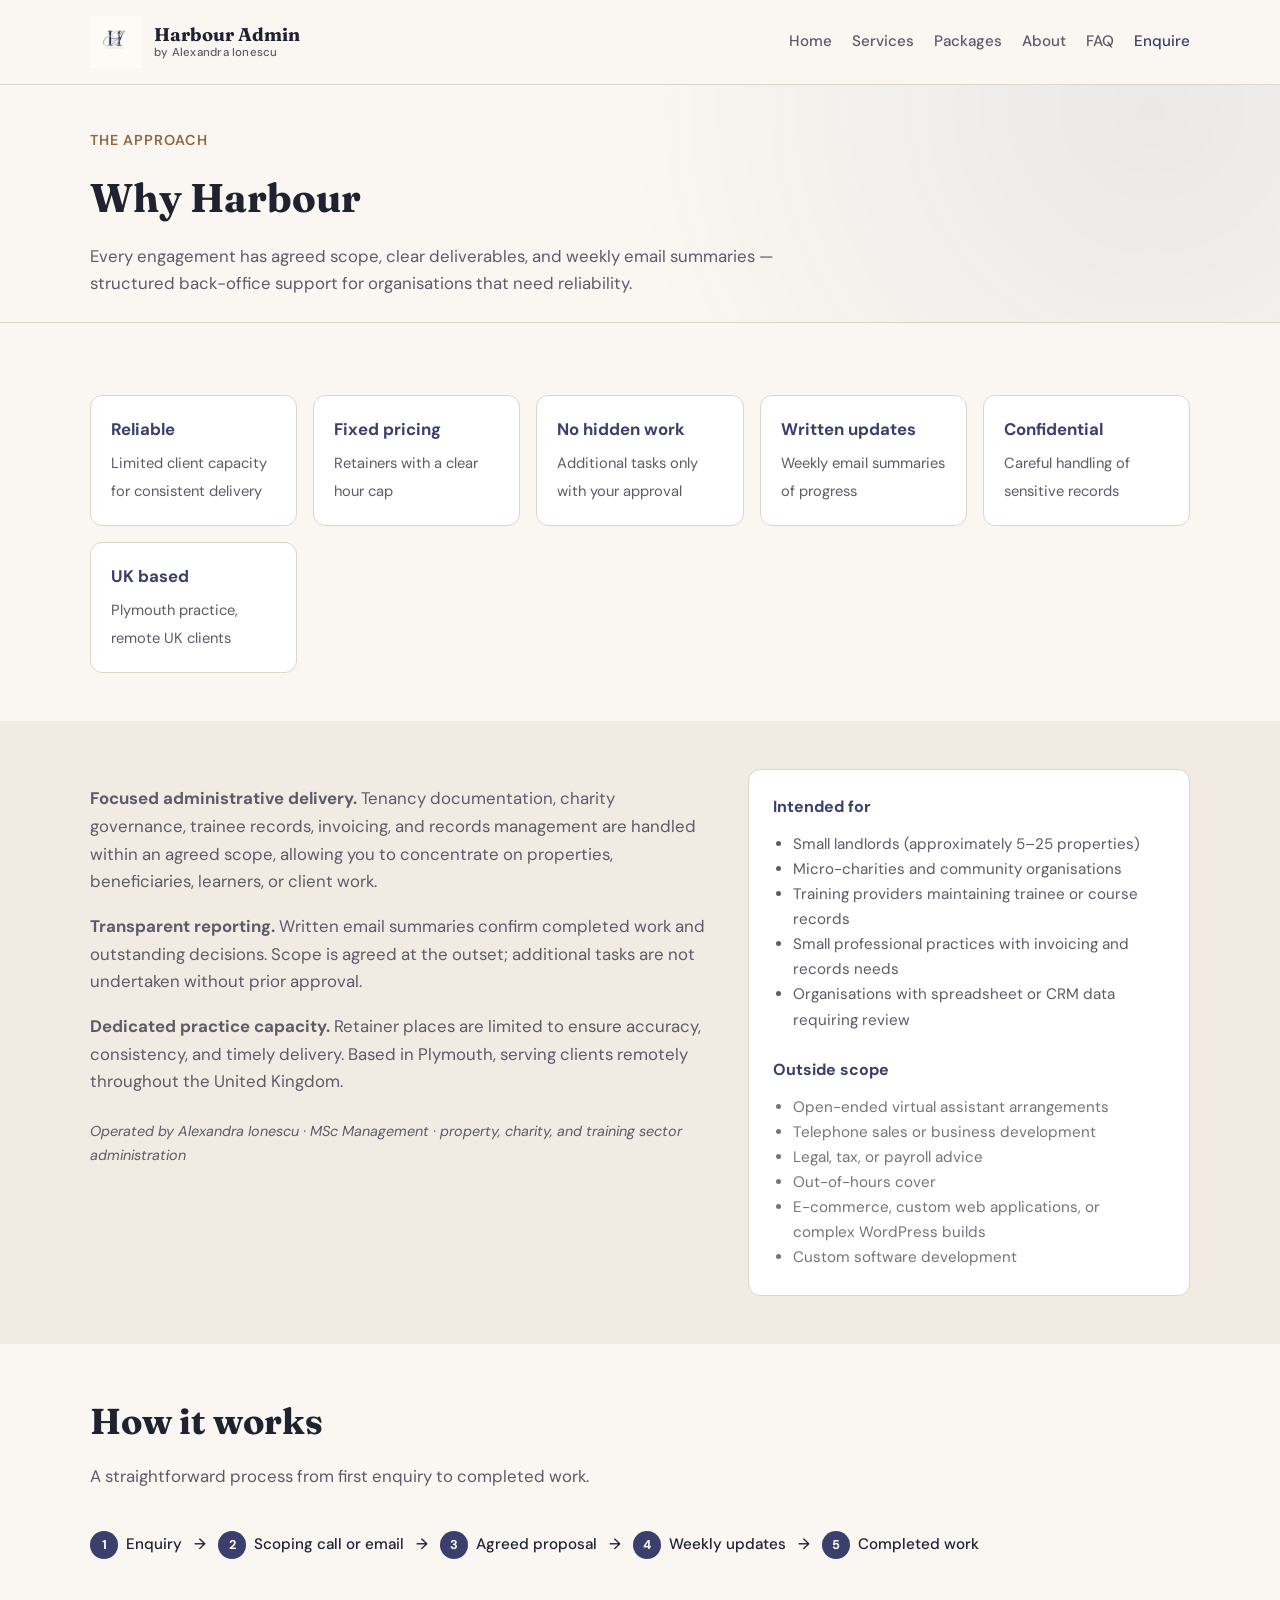
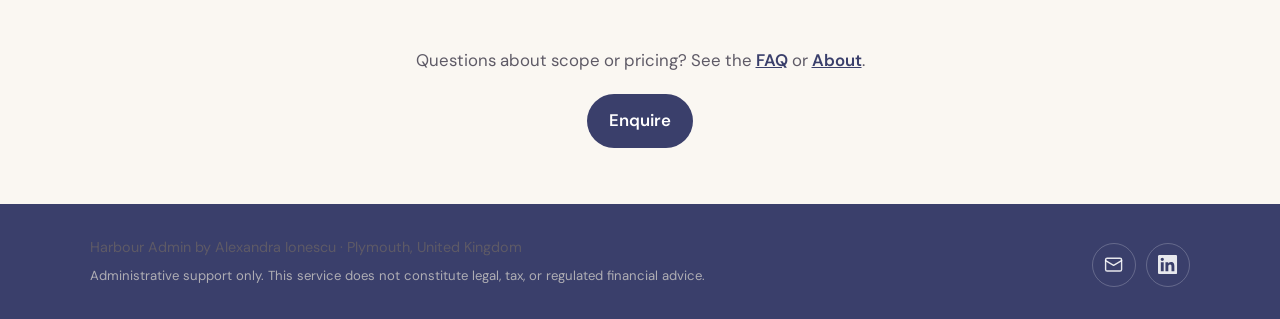
<file: why-harbour.html>
<!DOCTYPE html>
<html lang="en-GB">
<head>
  <meta charset="UTF-8">
  <meta name="viewport" content="width=device-width, initial-scale=1.0">
  <meta name="description" content="Why Harbour Admin — structured back-office support with defined scope, transparent reporting, and limited client capacity for landlords, charities, and small organisations.">
  <title>Why Harbour | Harbour Admin</title>
  <link rel="icon" href="images/logo.png" type="image/png">
  <link rel="stylesheet" href="styles.css">
  <link rel="preconnect" href="https://fonts.googleapis.com">
  <link rel="preconnect" href="https://fonts.gstatic.com" crossorigin>
  <link href="https://fonts.googleapis.com/css2?family=DM+Sans:ital,opsz,wght@0,9..40,400;0,9..40,500;0,9..40,600;0,9..40,700;1,9..40,400&family=Fraunces:opsz,wght@9..144,600;9..144,700&display=swap" rel="stylesheet">
</head>
<body>
  <svg xmlns="http://www.w3.org/2000/svg" style="display:none" aria-hidden="true">
    <symbol id="icon-email" viewBox="0 0 24 24" fill="none" stroke="currentColor" stroke-width="1.75" stroke-linecap="round" stroke-linejoin="round"><rect x="2" y="4" width="20" height="16" rx="2"/><path d="m2 7 10 6 10-6"/></symbol>
    <symbol id="icon-linkedin" viewBox="0 0 24 24" fill="currentColor"><path d="M20.447 20.452h-3.554v-5.569c0-1.328-.027-3.037-1.852-3.037-1.853 0-2.136 1.445-2.136 2.939v5.667H9.351V9h3.414v1.561h.046c.477-.9 1.637-1.85 3.37-1.85 3.601 0 4.267 2.37 4.267 5.455v6.286zM5.337 7.433a2.062 2.062 0 0 1-2.063-2.065 2.064 2.064 0 1 1 2.063 2.065zm1.782 13.019H3.555V9h3.564v11.452zM22.225 0H1.771C.792 0 0 .774 0 1.729v20.542C0 23.227.792 24 1.771 24h20.451C23.2 24 24 23.227 24 22.271V1.729C24 .774 23.2 0 22.222 0h.003z"/></symbol>
  </svg>
  <header class="site-header">
    <div class="container header-inner">
      <a class="logo logo-brand" href="index.html" aria-label="Harbour Admin by Alexandra Ionescu — Home">
        <img src="images/logo.png" alt="" width="52" height="58">
        <span class="logo-text">
          Harbour Admin
          <span class="logo-tagline">by Alexandra Ionescu</span>
        </span>
      </a>
      <button type="button" class="nav-toggle" aria-expanded="false" aria-controls="site-nav" aria-label="Open menu">
        <span class="nav-toggle-bar"></span>
        <span class="nav-toggle-bar"></span>
        <span class="nav-toggle-bar"></span>
      </button>
      <nav id="site-nav" class="site-nav" aria-label="Main">
        <a href="index.html">Home</a>
        <a href="services.html">Services</a>
        <a href="packages.html">Packages</a>
        <a href="about.html">About</a>
        <a href="faq.html">FAQ</a>
        <a class="nav-cta" href="contact.html">Enquire</a>
      </nav>
    </div>
  </header>

  <main>
    <div class="page-header">
      <div class="container">
        <p class="eyebrow">The approach</p>
        <h1>Why Harbour</h1>
        <p class="section-intro">Every engagement has agreed scope, clear deliverables, and weekly email summaries — structured back-office support for organisations that need reliability.</p>
      </div>
    </div>

    <section class="section section-compact">
      <div class="container">
        <div class="why-grid">
          <div class="why-item"><strong>Reliable</strong><span>Limited client capacity for consistent delivery</span></div>
          <div class="why-item"><strong>Fixed pricing</strong><span>Retainers with a clear hour cap</span></div>
          <div class="why-item"><strong>No hidden work</strong><span>Additional tasks only with your approval</span></div>
          <div class="why-item"><strong>Written updates</strong><span>Weekly email summaries of progress</span></div>
          <div class="why-item"><strong>Confidential</strong><span>Careful handling of sensitive records</span></div>
          <div class="why-item"><strong>UK based</strong><span>Plymouth practice, remote UK clients</span></div>
        </div>
      </div>
    </section>

    <section class="section section-alt section-compact">
      <div class="container about-grid">
        <div>
          <p>
            <strong>Focused administrative delivery.</strong> Tenancy documentation, charity
            governance, trainee records, invoicing, and records management are handled within
            an agreed scope, allowing you to concentrate on properties, beneficiaries,
            learners, or client work.
          </p>
          <p>
            <strong>Transparent reporting.</strong> Written email summaries confirm completed
            work and outstanding decisions. Scope is agreed at the outset; additional tasks
            are not undertaken without prior approval.
          </p>
          <p>
            <strong>Dedicated practice capacity.</strong> Retainer places are limited to ensure
            accuracy, consistency, and timely delivery. Based in Plymouth, serving clients
            remotely throughout the United Kingdom.
          </p>
          <p class="about-credit">Operated by Alexandra Ionescu · MSc Management · property, charity, and training sector administration</p>
        </div>
        <aside class="about-aside">
          <h3>Intended for</h3>
          <ul>
            <li>Small landlords (approximately 5–25 properties)</li>
            <li>Micro-charities and community organisations</li>
            <li>Training providers maintaining trainee or course records</li>
            <li>Small professional practices with invoicing and records needs</li>
            <li>Organisations with spreadsheet or CRM data requiring review</li>
          </ul>
          <h3>Outside scope</h3>
          <ul class="muted-list">
            <li>Open-ended virtual assistant arrangements</li>
            <li>Telephone sales or business development</li>
            <li>Legal, tax, or payroll advice</li>
            <li>Out-of-hours cover</li>
            <li>E-commerce, custom web applications, or complex WordPress builds</li>
            <li>Custom software development</li>
          </ul>
        </aside>
      </div>
    </section>

    <section class="section section-compact">
      <div class="container">
        <h2>How it works</h2>
        <p class="section-intro">A straightforward process from first enquiry to completed work.</p>
        <ol class="process-flow">
          <li><span class="process-step">1</span> Enquiry</li>
          <li class="process-arrow" aria-hidden="true">→</li>
          <li><span class="process-step">2</span> Scoping call or email</li>
          <li class="process-arrow" aria-hidden="true">→</li>
          <li><span class="process-step">3</span> Agreed proposal</li>
          <li class="process-arrow" aria-hidden="true">→</li>
          <li><span class="process-step">4</span> Weekly updates</li>
          <li class="process-arrow" aria-hidden="true">→</li>
          <li><span class="process-step">5</span> Completed work</li>
        </ol>
      </div>
    </section>

    <section class="page-cta">
      <div class="container">
        <p>Questions about scope or pricing? See the <a href="faq.html">FAQ</a> or <a href="about.html">About</a>.</p>
        <a class="btn btn-primary" href="contact.html">Enquire</a>
      </div>
    </section>
  </main>

  <footer class="site-footer site-footer--navy">
    <div class="container footer-inner">
      <div class="footer-text">
        <p>Harbour Admin by Alexandra Ionescu · Plymouth, United Kingdom</p>
        <p class="footer-small">Administrative support only. This service does not constitute legal, tax, or regulated financial advice.</p>
      </div>
      <div class="footer-icons">
        <a class="icon-link icon-link--footer" href="mailto:enquiries@harbouradmin.co.uk" aria-label="Email enquiries@harbouradmin.co.uk">
          <svg class="icon" aria-hidden="true"><use href="#icon-email"/></svg>
        </a>
        <a class="icon-link icon-link--footer" href="https://www.linkedin.com/in/alexandra-e-ionescu" target="_blank" rel="noopener noreferrer" aria-label="LinkedIn profile">
          <svg class="icon" aria-hidden="true"><use href="#icon-linkedin"/></svg>
        </a>
      </div>
    </div>
  </footer>
  <script src="nav.js"></script>
</body>
</html>
</file>
<file: styles.css>
:root {
  --bg: #faf7f2;
  --bg-alt: #f1ebe3;
  --surface: #ffffff;
  --text: #1f2330;
  --text-muted: #5e5a66;
  --accent: #3a3f6b;
  --accent-dark: #282c4a;
  --accent-soft: #eee6db;
  --highlight: #8f6840;
  --border: #ddd5c8;
  --shadow: 0 12px 40px rgba(31, 35, 48, 0.08);
  --radius: 12px;
  --font-body: "DM Sans", system-ui, sans-serif;
  --font-display: "Fraunces", Georgia, serif;
}

*,
*::before,
*::after {
  box-sizing: border-box;
}

html {
  scroll-behavior: smooth;
}

body {
  margin: 0;
  font-family: var(--font-body);
  font-size: 1.05rem;
  line-height: 1.65;
  color: var(--text);
  background: var(--bg);
}

.container {
  width: min(1100px, 92vw);
  margin: 0 auto;
}

/* Header */

.site-header {
  position: sticky;
  top: 0;
  z-index: 10;
  background: rgba(250, 247, 242, 0.92);
  backdrop-filter: blur(8px);
  border-bottom: 1px solid var(--border);
}

.header-inner {
  display: flex;
  align-items: center;
  justify-content: space-between;
  gap: 1rem;
  padding: 1rem 0;
}

.logo-brand {
  display: inline-flex;
  align-items: center;
  gap: 0.75rem;
  text-decoration: none;
  color: var(--text);
}

.logo-brand img {
  display: block;
  height: 3.25rem;
  width: auto;
  flex-shrink: 0;
}

.logo-text {
  font-family: var(--font-display);
  font-size: 1.15rem;
  font-weight: 700;
  line-height: 1.25;
}

.logo {
  font-family: var(--font-display);
  font-size: 1.15rem;
  font-weight: 700;
  color: var(--text);
  text-decoration: none;
  line-height: 1.25;
}

.logo-tagline {
  display: block;
  font-family: var(--font-body);
  font-size: 0.72rem;
  font-weight: 500;
  color: var(--text-muted);
  letter-spacing: 0.02em;
}

.site-nav {
  display: flex;
  flex-wrap: wrap;
  gap: 0.35rem 1.25rem;
  align-items: center;
}

.site-nav a {
  color: var(--text-muted);
  text-decoration: none;
  font-size: 0.95rem;
  font-weight: 500;
}

.site-nav a:hover,
.site-nav a:focus-visible {
  color: var(--accent);
}

.nav-cta {
  color: var(--accent) !important;
}

.nav-toggle {
  display: none;
  flex-direction: column;
  justify-content: center;
  gap: 5px;
  width: 2.75rem;
  height: 2.75rem;
  padding: 0;
  border: 1px solid var(--border);
  border-radius: 8px;
  background: var(--surface);
  cursor: pointer;
  flex-shrink: 0;
}

.nav-toggle-bar {
  display: block;
  width: 1.15rem;
  height: 2px;
  margin: 0 auto;
  background: var(--accent);
  border-radius: 1px;
  transition: transform 0.2s, opacity 0.2s;
}

.site-header.nav-open .nav-toggle-bar:nth-child(1) {
  transform: translateY(7px) rotate(45deg);
}

.site-header.nav-open .nav-toggle-bar:nth-child(2) {
  opacity: 0;
}

.site-header.nav-open .nav-toggle-bar:nth-child(3) {
  transform: translateY(-7px) rotate(-45deg);
}

/* Hero */

.hero {
  padding: 4.5rem 0 3.5rem;
  background:
    radial-gradient(circle at 90% 10%, rgba(58, 63, 107, 0.1), transparent 45%),
    var(--bg);
}

.eyebrow {
  margin: 0 0 0.75rem;
  font-size: 0.9rem;
  font-weight: 600;
  letter-spacing: 0.06em;
  text-transform: uppercase;
  color: var(--highlight);
}

.hero h1 {
  font-family: var(--font-display);
  font-size: clamp(2rem, 4.5vw, 3rem);
  line-height: 1.2;
  max-width: 28ch;
  margin: 0 0 1.25rem;
}

.lead {
  font-size: 1.15rem;
  color: var(--text-muted);
  max-width: 52ch;
  margin: 0 0 2rem;
}

.hero-actions {
  display: flex;
  flex-wrap: wrap;
  gap: 0.75rem;
}

.btn {
  display: inline-block;
  padding: 0.8rem 1.35rem;
  border-radius: 999px;
  font-weight: 600;
  text-decoration: none;
  transition: background 0.2s, color 0.2s, border-color 0.2s;
}

.btn-primary {
  background: var(--accent);
  color: #fff;
}

.btn-primary:hover,
.btn-primary:focus-visible {
  background: var(--accent-dark);
}

.btn-secondary {
  background: transparent;
  color: var(--accent);
  border: 2px solid var(--accent);
}

.btn-secondary:hover,
.btn-secondary:focus-visible {
  background: var(--accent-soft);
}

/* Sections */

.section {
  padding: 4rem 0;
}

.section-alt {
  background: var(--bg-alt);
}

.section h2 {
  font-family: var(--font-display);
  font-size: clamp(1.75rem, 3vw, 2.25rem);
  margin: 0 0 0.75rem;
}

.section-intro {
  color: var(--text-muted);
  max-width: 60ch;
  margin: 0 0 2.5rem;
}

/* Cards */

.card-grid {
  display: grid;
  grid-template-columns: repeat(auto-fit, minmax(260px, 1fr));
  gap: 1.25rem;
}

.card {
  background: var(--surface);
  border: 1px solid var(--border);
  border-radius: var(--radius);
  padding: 1.5rem;
  box-shadow: var(--shadow);
}

.card h3 {
  margin: 0 0 0.5rem;
  font-size: 1.1rem;
  color: var(--accent);
}

.card-primary {
  border-color: var(--accent);
  background: linear-gradient(180deg, #fff 0%, var(--accent-soft) 100%);
}

.card-label {
  margin: 0 0 0.5rem;
  font-size: 0.75rem;
  font-weight: 700;
  letter-spacing: 0.05em;
  text-transform: uppercase;
  color: var(--highlight);
}

.card p {
  margin: 0;
  color: var(--text-muted);
  font-size: 0.98rem;
}

/* How it works */

.steps-grid {
  display: grid;
  grid-template-columns: repeat(auto-fit, minmax(240px, 1fr));
  gap: 1.25rem;
}

.step-card {
  background: var(--surface);
  border: 1px solid var(--border);
  border-radius: var(--radius);
  padding: 1.5rem;
}

.step-num {
  display: inline-flex;
  align-items: center;
  justify-content: center;
  width: 2rem;
  height: 2rem;
  margin-bottom: 0.75rem;
  background: var(--accent);
  color: #fff;
  font-weight: 700;
  border-radius: 50%;
  font-size: 0.95rem;
}

.step-card h3 {
  margin: 0 0 0.5rem;
  font-size: 1.1rem;
}

.step-card p {
  margin: 0;
  color: var(--text-muted);
  font-size: 0.98rem;
}

/* Pricing */

.founding-note {
  margin: -1.5rem 0 2rem;
  padding: 0.65rem 1rem;
  background: var(--accent-soft);
  border-left: 3px solid var(--highlight);
  color: var(--accent-dark);
  font-size: 0.95rem;
  font-weight: 600;
}

.pricing-grid {
  display: grid;
  grid-template-columns: repeat(auto-fit, minmax(260px, 1fr));
  gap: 1.25rem;
  margin-bottom: 2.5rem;
}

.price-card {
  position: relative;
  background: var(--surface);
  border: 1px solid var(--border);
  border-radius: var(--radius);
  padding: 1.75rem 1.5rem;
}

.price-card.featured {
  border-color: var(--accent);
  box-shadow: 0 16px 48px rgba(58, 63, 107, 0.14);
  background: linear-gradient(180deg, #fff 0%, var(--accent-soft) 100%);
  transform: scale(1.02);
}

.badge {
  position: absolute;
  top: -0.7rem;
  left: 1.25rem;
  margin: 0;
  padding: 0.25rem 0.65rem;
  background: var(--highlight);
  color: #fff;
  font-size: 0.75rem;
  font-weight: 600;
  border-radius: 999px;
  text-transform: uppercase;
  letter-spacing: 0.04em;
}

.price-card h3 {
  margin: 0 0 0.25rem;
  font-size: 1.15rem;
  font-weight: 600;
  color: var(--text-muted);
}

.price {
  font-family: var(--font-display);
  font-size: clamp(2.75rem, 6vw, 3.5rem);
  font-weight: 700;
  line-height: 1;
  margin: 0.5rem 0 0.35rem;
  color: var(--accent);
  letter-spacing: -0.02em;
}

.price-card.featured .price {
  font-size: clamp(3rem, 6.5vw, 3.85rem);
  color: var(--accent-dark);
}

.price span {
  display: block;
  margin-top: 0.35rem;
  font-family: var(--font-body);
  font-size: 1.05rem;
  font-weight: 500;
  color: var(--text-muted);
  letter-spacing: 0;
}

.hours {
  margin: 0.25rem 0 1rem;
  font-size: 0.95rem;
  color: var(--accent);
  font-weight: 600;
}

.price-card ul {
  margin: 0;
  padding-left: 1.2rem;
  color: var(--text-muted);
  font-size: 0.95rem;
}

.price-card li + li {
  margin-top: 0.35rem;
}

.price-note {
  margin: 1.25rem 0 0;
  font-size: 0.9rem;
  color: var(--text-muted);
  font-style: italic;
}

.one-off {
  background: var(--surface);
  border: 1px solid var(--border);
  border-radius: var(--radius);
  padding: 1.75rem;
}

.one-off-featured {
  border-color: var(--accent);
  box-shadow: var(--shadow);
}

.one-off h3 {
  margin: 0 0 0.35rem;
}

.one-off > p {
  margin: 0 0 1.25rem;
  color: var(--text-muted);
}

.one-off-list {
  margin: 0;
}

.one-off-list div {
  display: grid;
  grid-template-columns: minmax(140px, 220px) 1fr;
  gap: 0.5rem 1.5rem;
  padding: 0.75rem 0;
  border-top: 1px solid var(--border);
}

.one-off-list div:first-child {
  border-top: none;
  padding-top: 0;
}

.one-off-list dt {
  font-weight: 600;
  color: var(--text);
}

.one-off-list dd {
  margin: 0;
  color: var(--text-muted);
}

/* About */

.about-grid {
  display: grid;
  grid-template-columns: 1.4fr 1fr;
  gap: 2.5rem;
  align-items: start;
}

.about-grid p {
  color: var(--text-muted);
}

.about-aside {
  background: var(--surface);
  border: 1px solid var(--border);
  border-radius: var(--radius);
  padding: 1.5rem;
}

.about-aside h3 {
  margin: 0 0 0.75rem;
  font-size: 1rem;
  color: var(--accent);
}

.about-aside .aside-intro {
  margin: 0 0 0.75rem;
  font-size: 0.9rem;
  color: var(--text-muted);
  line-height: 1.5;
}

.about-aside h3:not(:first-child) {
  margin-top: 1.5rem;
}

.about-aside ul {
  margin: 0;
  padding-left: 1.2rem;
  color: var(--text-muted);
  font-size: 0.95rem;
}

.muted-list {
  opacity: 0.85;
}

.about-credit {
  margin-top: 1.5rem;
  font-size: 0.9rem;
  color: var(--text-muted);
  font-style: italic;
}

/* Contact */

.section-contact {
  background: var(--accent);
  color: #fff;
}

.section-contact h2 {
  color: #fff;
}

.contact-inner {
  max-width: 52ch;
}

.contact-inner p {
  opacity: 0.92;
}

.contact-details {
  display: flex;
  flex-wrap: wrap;
  gap: 1rem 1.5rem;
  margin: 1.5rem 0 2rem;
}

.contact-link {
  color: #fff;
  font-weight: 600;
  text-decoration: underline;
  text-underline-offset: 3px;
}

.section-contact .btn-primary {
  background: #fff;
  color: var(--accent);
}

.section-contact .btn-primary:hover,
.section-contact .btn-primary:focus-visible {
  background: var(--accent-soft);
}

.contact-panel {
  max-width: 52ch;
  padding: 1.75rem;
  background: var(--surface);
  border: 1px solid var(--border);
  border-radius: var(--radius);
  box-shadow: var(--shadow);
}

.contact-label {
  margin: 0 0 1rem;
  font-size: 0.85rem;
  font-weight: 600;
  letter-spacing: 0.04em;
  text-transform: uppercase;
  color: var(--highlight);
}

.icon-links {
  display: flex;
  gap: 0.75rem;
  align-items: center;
  margin-bottom: 1rem;
}

.icon-link {
  display: inline-flex;
  align-items: center;
  justify-content: center;
  width: 2.75rem;
  height: 2.75rem;
  border-radius: 50%;
  border: 1px solid var(--border);
  color: var(--accent);
  background: var(--bg);
  text-decoration: none;
  transition: background 0.2s, color 0.2s, border-color 0.2s;
}

.icon-link:hover,
.icon-link:focus-visible {
  background: var(--accent-soft);
  border-color: var(--accent);
  color: var(--accent-dark);
}

.icon {
  width: 1.2rem;
  height: 1.2rem;
}

.contact-email-copy {
  margin: 0 0 1.5rem;
  font-size: 0.95rem;
  color: var(--text-muted);
}

.icon-link--footer {
  border-color: rgba(255, 255, 255, 0.22);
  color: rgba(255, 255, 255, 0.88);
  background: transparent;
}

.icon-link--footer:hover,
.icon-link--footer:focus-visible {
  background: rgba(255, 255, 255, 0.1);
  border-color: rgba(255, 255, 255, 0.4);
  color: #fff;
}

.footer-inner {
  display: flex;
  justify-content: space-between;
  align-items: flex-end;
  gap: 1.25rem;
  flex-wrap: wrap;
}

.footer-icons {
  display: flex;
  gap: 0.65rem;
}

.contact-details--light {
  margin: 0 0 1.5rem;
}

.contact-link-light {
  color: var(--accent);
  font-weight: 600;
  text-decoration: underline;
  text-underline-offset: 3px;
}

.contact-link-light:hover,
.contact-link-light:focus-visible {
  color: var(--accent-dark);
}

/* Footer */

.site-footer {
  padding: 2rem 0;
  border-top: 1px solid var(--border);
  background: var(--bg);
}

.site-footer--navy {
  background: var(--accent);
  border-top: none;
}

.site-footer--navy p {
  color: rgba(255, 255, 255, 0.88);
}

.site-footer--navy .footer-small {
  color: rgba(220, 216, 208, 0.72) !important;
}

.site-footer p {
  margin: 0;
  font-size: 0.9rem;
  color: var(--text-muted);
}

.footer-small {
  margin-top: 0.35rem !important;
  font-size: 0.82rem !important;
}

/* Responsive */

@media (max-width: 900px) {
  .header-inner {
    flex-wrap: wrap;
  }

  .nav-toggle {
    display: flex;
  }

  .site-nav {
    display: none;
    flex-direction: column;
    align-items: stretch;
    gap: 0;
    width: 100%;
    padding: 0.5rem 0 0.75rem;
    border-top: 1px solid var(--border);
    margin-top: 0.25rem;
  }

  .site-header.nav-open .site-nav {
    display: flex;
  }

  .site-nav a {
    padding: 0.75rem 0;
    font-size: 1rem;
    border-bottom: 1px solid var(--border);
  }

  .site-nav a:last-child {
    border-bottom: none;
    margin-top: 0.25rem;
    padding: 0.85rem 1rem;
    text-align: center;
    background: var(--accent-soft);
    border-radius: var(--radius);
    border-bottom: none;
  }

  .site-nav a[aria-current="page"] {
    color: var(--accent);
    font-weight: 600;
  }
}

@media (max-width: 768px) {
  .logo-brand img {
    height: 2.75rem;
  }

  .logo-text {
    font-size: 1.05rem;
  }

  .about-grid {
    grid-template-columns: 1fr;
  }

  .one-off-list div {
    grid-template-columns: 1fr;
    gap: 0.25rem;
  }

  .hero {
    padding-top: 3rem;
  }

  .home-nav-grid {
    grid-template-columns: 1fr;
  }
}

/* Multi-page layout */

.page-header {
  padding: 2.75rem 0 1.5rem;
  background:
    radial-gradient(circle at 90% 10%, rgba(58, 63, 107, 0.08), transparent 45%),
    var(--bg);
  border-bottom: 1px solid var(--border);
}

.page-header h1 {
  font-family: var(--font-display);
  font-size: clamp(1.85rem, 4vw, 2.5rem);
  margin: 0 0 0.75rem;
  max-width: 22ch;
}

.page-header .section-intro {
  margin-bottom: 0;
}

.page-header .founding-note {
  margin: 1rem 0 0;
}

.site-nav a[aria-current="page"] {
  color: var(--accent);
  font-weight: 600;
}

.home-nav-grid {
  display: grid;
  grid-template-columns: repeat(auto-fit, minmax(220px, 1fr));
  gap: 1.25rem;
}

.home-nav-card {
  display: block;
  padding: 1.5rem;
  background: var(--surface);
  border: 1px solid var(--border);
  border-radius: var(--radius);
  text-decoration: none;
  color: inherit;
  box-shadow: var(--shadow);
  transition: border-color 0.2s, transform 0.2s;
}

.home-nav-card:hover,
.home-nav-card:focus-visible {
  border-color: var(--accent);
  transform: translateY(-2px);
}

.home-nav-card h3 {
  margin: 0 0 0.5rem;
  font-size: 1.1rem;
  color: var(--accent);
}

.home-nav-card p {
  margin: 0;
  font-size: 0.95rem;
  color: var(--text-muted);
}

.section-compact {
  padding: 3rem 0;
}

.page-cta {
  padding: 2.5rem 0 3.5rem;
  text-align: center;
}

.page-cta p {
  color: var(--text-muted);
  max-width: 48ch;
  margin: 0 auto 1.25rem;
}

/* Homepage preview sections */

.trust-strip {
  border-top: 1px solid var(--border);
  border-bottom: 1px solid var(--border);
  background: var(--surface);
  padding: 1rem 0;
}

.trust-list {
  display: flex;
  flex-wrap: wrap;
  justify-content: center;
  gap: 0.5rem 1.5rem;
  margin: 0;
  padding: 0;
  list-style: none;
  font-size: 0.9rem;
  font-weight: 600;
  color: var(--accent);
}

.trust-list li::before {
  content: "✓ ";
  color: var(--highlight);
}

.about-home-grid {
  display: grid;
  grid-template-columns: auto 1fr;
  gap: 2rem;
  align-items: start;
}

.about-home h2 {
  font-family: var(--font-display);
  font-size: clamp(1.5rem, 3vw, 2rem);
  margin: 0 0 1rem;
}

.about-home p {
  color: var(--text-muted);
}

.about-teaser-inner {
  display: flex;
  flex-wrap: wrap;
  align-items: center;
  justify-content: space-between;
  gap: 1.25rem;
}

.about-teaser-inner p {
  margin: 0;
  max-width: 52ch;
  color: var(--text-muted);
}

.about-experience {
  margin: 0;
  padding-left: 1.2rem;
  color: var(--text-muted);
}

.about-experience li + li {
  margin-top: 0.5rem;
}

.about-grid h2 {
  font-family: var(--font-display);
  font-size: clamp(1.5rem, 3vw, 2rem);
  margin: 0 0 1rem;
}

.about-photo-slot {
  width: 12rem;
  aspect-ratio: 3 / 4;
  border-radius: var(--radius);
  overflow: hidden;
  flex-shrink: 0;
  border: 1px solid var(--border);
  box-shadow: var(--shadow);
}

.about-photo-slot img {
  width: 100%;
  height: 100%;
  object-fit: cover;
  display: block;
}

.why-grid {
  display: grid;
  grid-template-columns: repeat(auto-fit, minmax(200px, 1fr));
  gap: 1rem;
  margin-top: 1.5rem;
}

.why-item {
  padding: 1.25rem;
  background: var(--surface);
  border: 1px solid var(--border);
  border-radius: var(--radius);
}

.why-item strong {
  display: block;
  margin-bottom: 0.35rem;
  color: var(--accent);
}

.why-item span {
  font-size: 0.92rem;
  color: var(--text-muted);
}

.process-flow {
  display: flex;
  flex-wrap: wrap;
  align-items: center;
  gap: 0.5rem 0.75rem;
  margin: 1.5rem 0 0;
  padding: 0;
  list-style: none;
}

.process-flow li {
  display: flex;
  align-items: center;
  gap: 0.5rem;
  font-size: 0.95rem;
  font-weight: 500;
  color: var(--text);
}

.process-step {
  display: inline-flex;
  align-items: center;
  justify-content: center;
  width: 1.75rem;
  height: 1.75rem;
  background: var(--accent);
  color: #fff;
  font-size: 0.8rem;
  font-weight: 700;
  border-radius: 50%;
  flex-shrink: 0;
}

.process-arrow {
  color: var(--highlight);
  font-weight: 700;
}

.faq-list {
  margin: 1.5rem 0 0;
}

.faq-list div {
  padding: 1.25rem 0;
  border-top: 1px solid var(--border);
}

.faq-list div:first-child {
  border-top: none;
  padding-top: 0;
}

.faq-list dt {
  font-weight: 600;
  color: var(--text);
  margin-bottom: 0.35rem;
}

.faq-list dd {
  margin: 0;
  color: var(--text-muted);
  font-size: 0.98rem;
}

.faq-list a {
  color: var(--accent);
}

.page-header .section-intro a,
.page-cta a:not(.btn) {
  color: var(--accent);
  font-weight: 600;
}

.faq-page .faq-list {
  margin-top: 0;
}

@media (max-width: 768px) {
  .about-home-grid {
    grid-template-columns: 1fr;
  }

  .about-photo-slot {
    width: 8rem;
    margin: 0 auto;
  }

  .price-card.featured {
    transform: none;
  }

  .process-arrow {
    display: none;
  }

  .process-flow li:not(.process-arrow) {
    width: 100%;
  }
}
</file>
